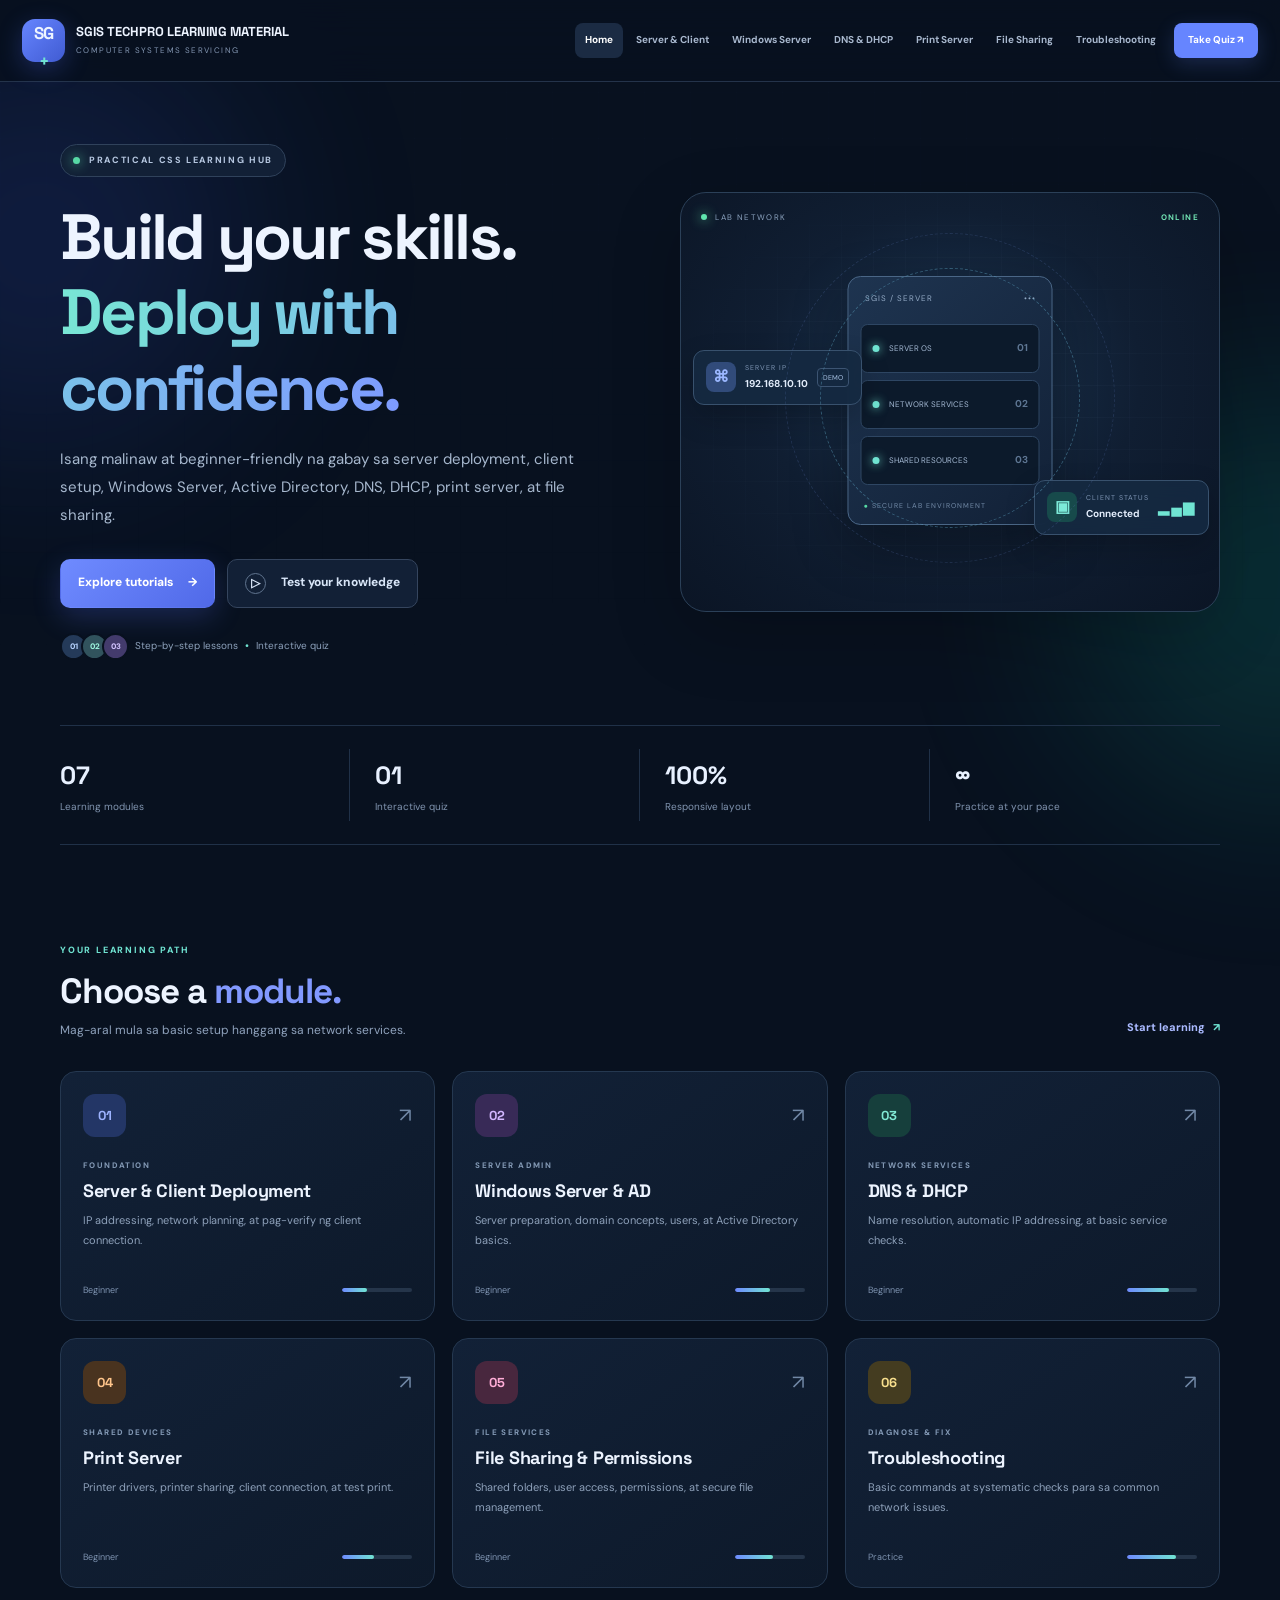
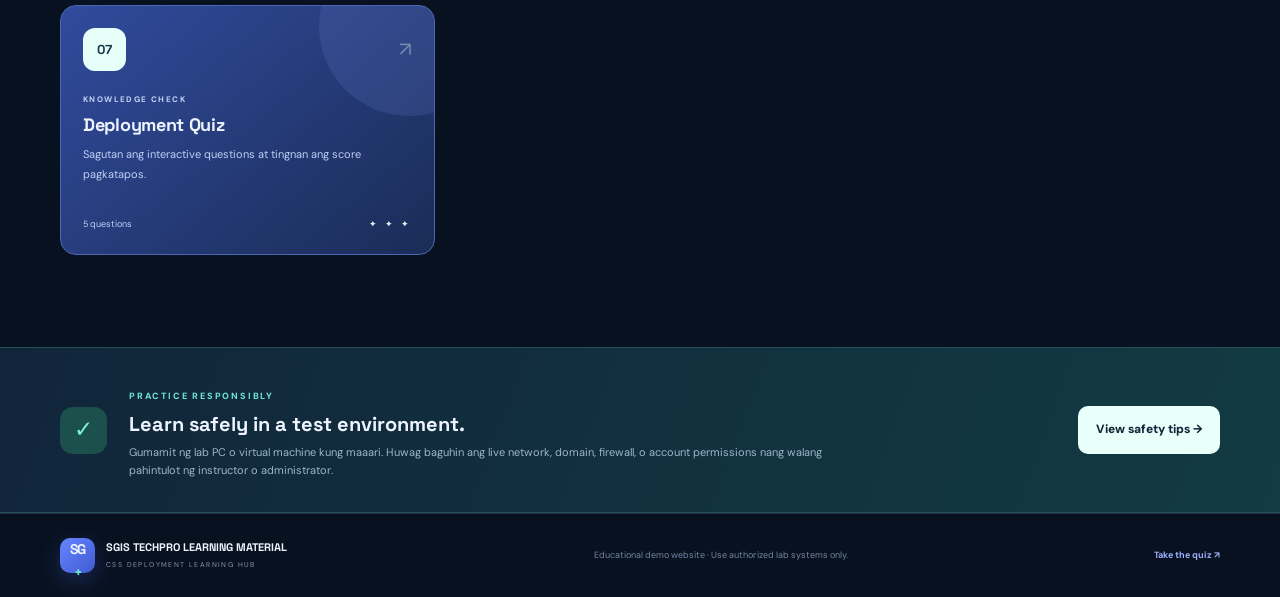
<file: index.html>
<!DOCTYPE html>
<html lang="tl"><head><meta charset="UTF-8"><meta name="viewport" content="width=device-width, initial-scale=1.0"><meta name="description" content="CSS deployment tutorials for Windows Server, client computers, Active Directory, DNS, DHCP, print server, file sharing, and troubleshooting."><title>SGIS TECHPRO LEARNING MATERIAL | CSS Deployment</title><link rel="stylesheet" href="style.css"></head>
<body>
<div class="ambient ambient-one"></div><div class="ambient ambient-two"></div>
<header class="topbar"><a class="brand" href="index.html"><span class="brand-mark">SG<span>+</span></span><span><b>SGIS TECHPRO LEARNING MATERIAL</b><small>COMPUTER SYSTEMS SERVICING</small></span></a><button class="menu-toggle" id="menuBtn" aria-label="Open menu">☰</button><nav id="nav"><a class="active" href="index.html">Home</a><a href="server-client.html">Server & Client</a><a href="windows-server.html">Windows Server</a><a href="network-services.html">DNS & DHCP</a><a href="print-server.html">Print Server</a><a href="file-sharing.html">File Sharing</a><a href="troubleshooting.html">Troubleshooting</a><a class="nav-quiz" href="quiz.html">Take Quiz ↗</a></nav></header>
<main>
<section class="hero wrap"><div class="hero-content"><div class="pill"><span class="pulse"></span> PRACTICAL CSS LEARNING HUB</div><h1>Build your skills.<br><span>Deploy with confidence.</span></h1><p class="hero-lead">Isang malinaw at beginner-friendly na gabay sa server deployment, client setup, Windows Server, Active Directory, DNS, DHCP, print server, at file sharing.</p><div class="hero-actions"><a class="btn btn-primary" href="server-client.html">Explore tutorials <span>→</span></a><a class="btn btn-ghost" href="quiz.html"><span class="play">▷</span> Test your knowledge</a></div><div class="hero-proof"><div class="avatar-stack"><span>01</span><span>02</span><span>03</span></div><span>Step-by-step lessons <b>•</b> Interactive quiz</span></div></div>
<div class="hero-visual"><div class="visual-grid"></div><div class="visual-label label-top"><span class="dot green"></span> LAB NETWORK <b>ONLINE</b></div><div class="server-tower"><div class="tower-top"><span>SGIS / SERVER</span><span>•••</span></div><div class="tower-slot"><i></i><span>SERVER OS</span><b>01</b></div><div class="tower-slot"><i></i><span>NETWORK SERVICES</span><b>02</b></div><div class="tower-slot"><i></i><span>SHARED RESOURCES</span><b>03</b></div><div class="tower-foot"><span>●</span> SECURE LAB ENVIRONMENT</div></div><div class="floating-card card-ip"><span class="mini-icon">⌘</span><div><small>SERVER IP</small><b>192.168.10.10</b></div><span class="status-tag">DEMO</span></div><div class="floating-card card-client"><span class="mini-icon cyan">▣</span><div><small>CLIENT STATUS</small><b>Connected</b></div><span class="signal">▂▄▆</span></div><div class="connection connection-a"></div><div class="connection connection-b"></div></div></section>
<section class="stats wrap"><div><strong>07</strong><span>Learning modules</span></div><div><strong>01</strong><span>Interactive quiz</span></div><div><strong>100%</strong><span>Responsive layout</span></div><div><strong>∞</strong><span>Practice at your pace</span></div></section>
<section class="section wrap"><div class="section-head"><div><span class="kicker">YOUR LEARNING PATH</span><h2>Choose a <span>module.</span></h2><p>Mag-aral mula sa basic setup hanggang sa network services.</p></div><a class="text-link" href="server-client.html">Start learning <span>↗</span></a></div>
<div class="module-grid">
<a class="module-card" href="server-client.html"><div class="module-top"><span class="module-icon blue">01</span><span class="arrow">↗</span></div><span class="module-type">FOUNDATION</span><h3>Server & Client Deployment</h3><p>IP addressing, network planning, at pag-verify ng client connection.</p><div class="module-bottom"><span>Beginner</span><span class="progress-line"><i style="width:35%"></i></span></div></a>
<a class="module-card" href="windows-server.html"><div class="module-top"><span class="module-icon violet">02</span><span class="arrow">↗</span></div><span class="module-type">SERVER ADMIN</span><h3>Windows Server & AD</h3><p>Server preparation, domain concepts, users, at Active Directory basics.</p><div class="module-bottom"><span>Beginner</span><span class="progress-line"><i style="width:50%"></i></span></div></a>
<a class="module-card" href="network-services.html"><div class="module-top"><span class="module-icon mint">03</span><span class="arrow">↗</span></div><span class="module-type">NETWORK SERVICES</span><h3>DNS & DHCP</h3><p>Name resolution, automatic IP addressing, at basic service checks.</p><div class="module-bottom"><span>Beginner</span><span class="progress-line"><i style="width:60%"></i></span></div></a>
<a class="module-card" href="print-server.html"><div class="module-top"><span class="module-icon orange">04</span><span class="arrow">↗</span></div><span class="module-type">SHARED DEVICES</span><h3>Print Server</h3><p>Printer drivers, printer sharing, client connection, at test print.</p><div class="module-bottom"><span>Beginner</span><span class="progress-line"><i style="width:45%"></i></span></div></a>
<a class="module-card" href="file-sharing.html"><div class="module-top"><span class="module-icon pink">05</span><span class="arrow">↗</span></div><span class="module-type">FILE SERVICES</span><h3>File Sharing & Permissions</h3><p>Shared folders, user access, permissions, at secure file management.</p><div class="module-bottom"><span>Beginner</span><span class="progress-line"><i style="width:55%"></i></span></div></a>
<a class="module-card" href="troubleshooting.html"><div class="module-top"><span class="module-icon gold">06</span><span class="arrow">↗</span></div><span class="module-type">DIAGNOSE & FIX</span><h3>Troubleshooting</h3><p>Basic commands at systematic checks para sa common network issues.</p><div class="module-bottom"><span>Practice</span><span class="progress-line"><i style="width:70%"></i></span></div></a>
<a class="module-card featured-card" href="quiz.html"><div class="module-top"><span class="module-icon white">07</span><span class="arrow">↗</span></div><span class="module-type">KNOWLEDGE CHECK</span><h3>Deployment Quiz</h3><p>Sagutan ang interactive questions at tingnan ang score pagkatapos.</p><div class="module-bottom"><span>5 questions</span><span class="quiz-stars">✦ ✦ ✦</span></div></a>
</div></section>
<section class="safety-band"><div class="wrap safety-inner"><div class="safety-symbol">✓</div><div><span class="kicker">PRACTICE RESPONSIBLY</span><h2>Learn safely in a test environment.</h2><p>Gumamit ng lab PC o virtual machine kung maaari. Huwag baguhin ang live network, domain, firewall, o account permissions nang walang pahintulot ng instructor o administrator.</p></div><a class="btn btn-light" href="troubleshooting.html">View safety tips →</a></div></section>
</main><footer class="footer"><a class="brand footer-brand" href="index.html"><span class="brand-mark">SG<span>+</span></span><span><b>SGIS TECHPRO LEARNING MATERIAL</b><small>CSS DEPLOYMENT LEARNING HUB</small></span></a><span>Educational demo website · Use authorized lab systems only.</span><a href="quiz.html">Take the quiz ↗</a></footer><script src="script.js"></script></body></html>
</file>
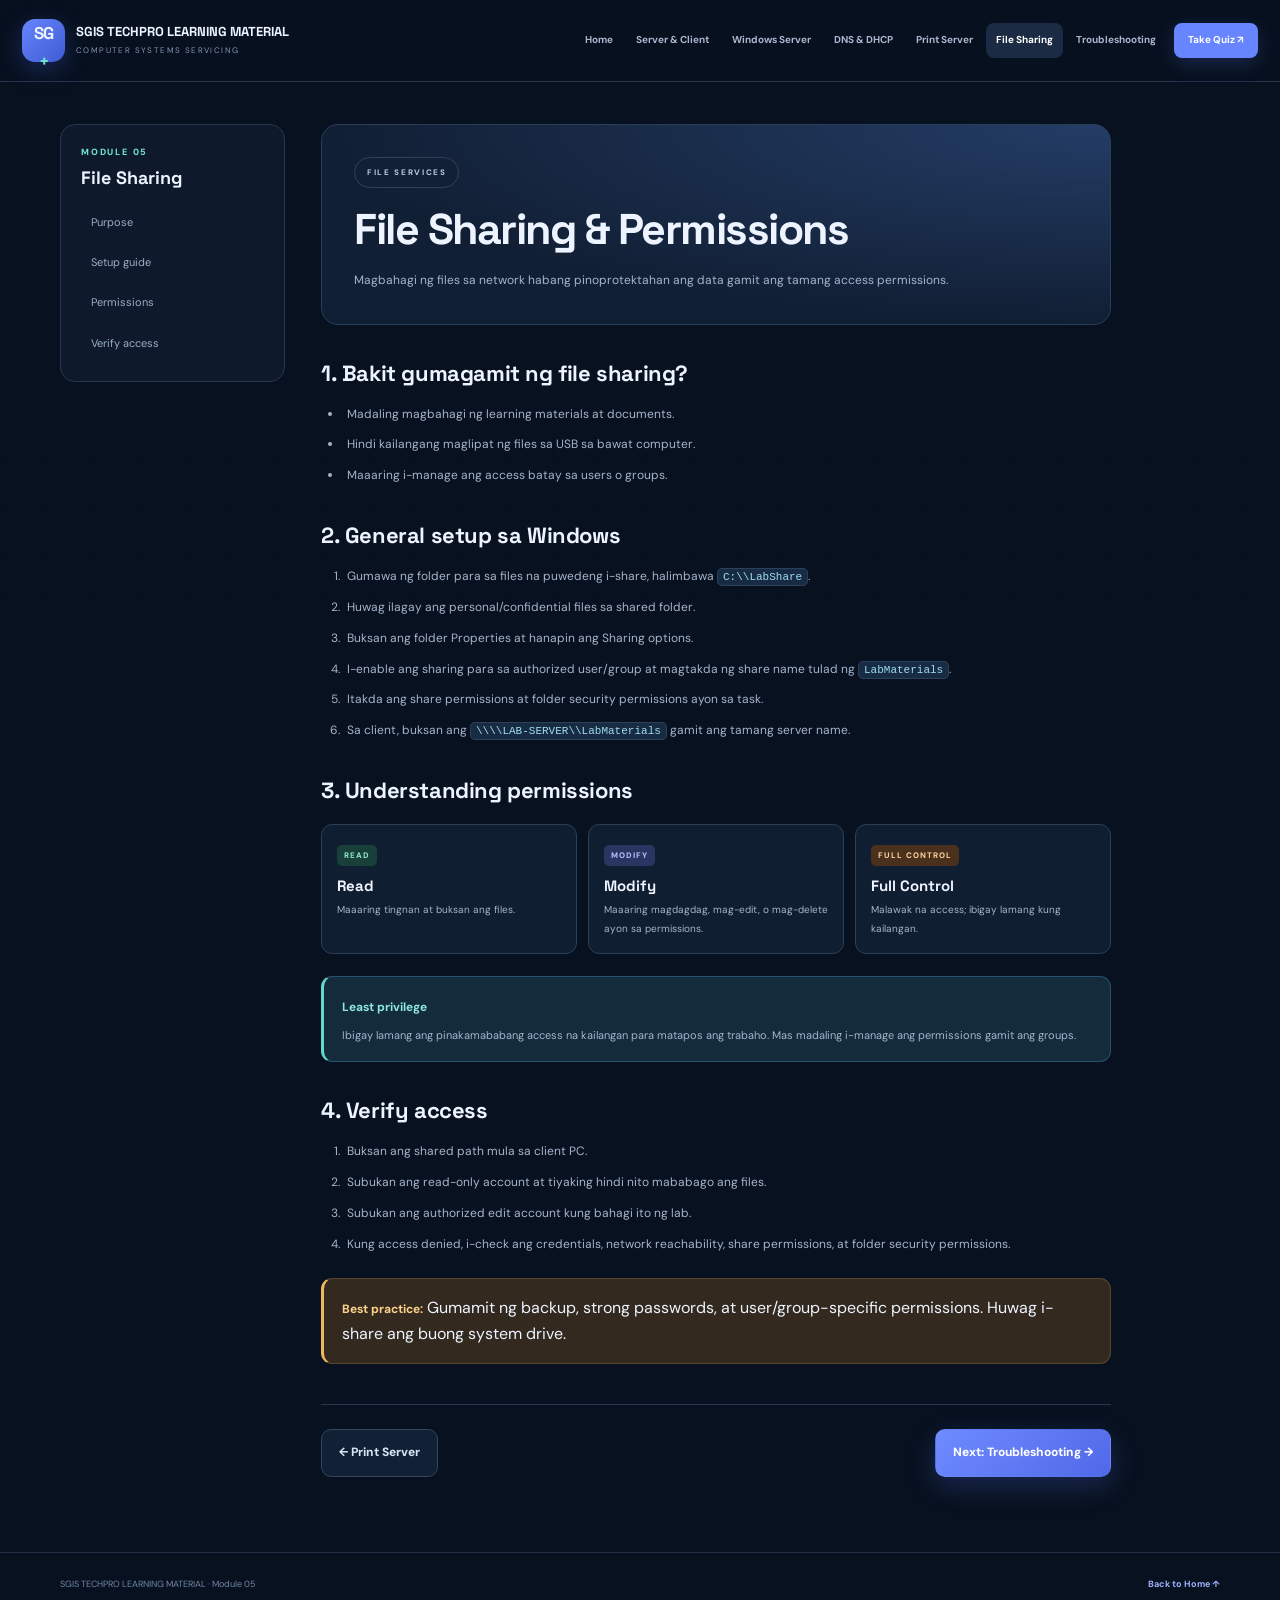
<file: file-sharing.html>
<!DOCTYPE html><html lang="tl"><head><meta charset="UTF-8"><meta name="viewport" content="width=device-width, initial-scale=1.0"><title>File Sharing | SGIS TECHPRO LEARNING MATERIAL</title><link rel="stylesheet" href="style.css"></head><body><header class="topbar"><a class="brand" href="index.html"><span class="brand-mark">SG<span>+</span></span><span><b>SGIS TECHPRO LEARNING MATERIAL</b><small>COMPUTER SYSTEMS SERVICING</small></span></a><button class="menu-toggle" id="menuBtn">☰</button><nav id="nav"><a href="index.html">Home</a><a href="server-client.html">Server & Client</a><a href="windows-server.html">Windows Server</a><a href="network-services.html">DNS & DHCP</a><a href="print-server.html">Print Server</a><a class="active" href="file-sharing.html">File Sharing</a><a href="troubleshooting.html">Troubleshooting</a><a class="nav-quiz" href="quiz.html">Take Quiz ↗</a></nav></header><main class="lesson-layout wrap"><aside class="lesson-sidebar"><span class="kicker">MODULE 05</span><h3>File Sharing</h3><a href="#purpose">Purpose</a><a href="#setup">Setup guide</a><a href="#permissions">Permissions</a><a href="#test">Verify access</a></aside><article class="lesson-content"><div class="lesson-hero"><span class="pill">FILE SERVICES</span><h1>File Sharing & Permissions</h1><p>Magbahagi ng files sa network habang pinoprotektahan ang data gamit ang tamang access permissions.</p></div><h2 id="purpose">1. Bakit gumagamit ng file sharing?</h2><ul><li>Madaling magbahagi ng learning materials at documents.</li><li>Hindi kailangang maglipat ng files sa USB sa bawat computer.</li><li>Maaaring i-manage ang access batay sa users o groups.</li></ul><h2 id="setup">2. General setup sa Windows</h2><ol><li>Gumawa ng folder para sa files na puwedeng i-share, halimbawa <code>C:\\LabShare</code>.</li><li>Huwag ilagay ang personal/confidential files sa shared folder.</li><li>Buksan ang folder Properties at hanapin ang Sharing options.</li><li>I-enable ang sharing para sa authorized user/group at magtakda ng share name tulad ng <code>LabMaterials</code>.</li><li>Itakda ang share permissions at folder security permissions ayon sa task.</li><li>Sa client, buksan ang <code>\\\\LAB-SERVER\\LabMaterials</code> gamit ang tamang server name.</li></ol><h2 id="permissions">3. Understanding permissions</h2><div class="permission-grid"><div><span class="permission-tag read">READ</span><h3>Read</h3><p>Maaaring tingnan at buksan ang files.</p></div><div><span class="permission-tag modify">MODIFY</span><h3>Modify</h3><p>Maaaring magdagdag, mag-edit, o mag-delete ayon sa permissions.</p></div><div><span class="permission-tag full">FULL CONTROL</span><h3>Full Control</h3><p>Malawak na access; ibigay lamang kung kailangan.</p></div></div><div class="notice"><b>Least privilege</b><p>Ibigay lamang ang pinakamababang access na kailangan para matapos ang trabaho. Mas madaling i-manage ang permissions gamit ang groups.</p></div><h2 id="test">4. Verify access</h2><ol><li>Buksan ang shared path mula sa client PC.</li><li>Subukan ang read-only account at tiyaking hindi nito mababago ang files.</li><li>Subukan ang authorized edit account kung bahagi ito ng lab.</li><li>Kung access denied, i-check ang credentials, network reachability, share permissions, at folder security permissions.</li></ol><div class="warning"><b>Best practice:</b> Gumamit ng backup, strong passwords, at user/group-specific permissions. Huwag i-share ang buong system drive.</div><div class="lesson-nav"><a class="btn btn-ghost" href="print-server.html">← Print Server</a><a class="btn btn-primary" href="troubleshooting.html">Next: Troubleshooting →</a></div></article></main><footer class="footer"><span>SGIS TECHPRO LEARNING MATERIAL · Module 05</span><a href="index.html">Back to Home ↑</a></footer><script src="script.js"></script></body></html>
</file>
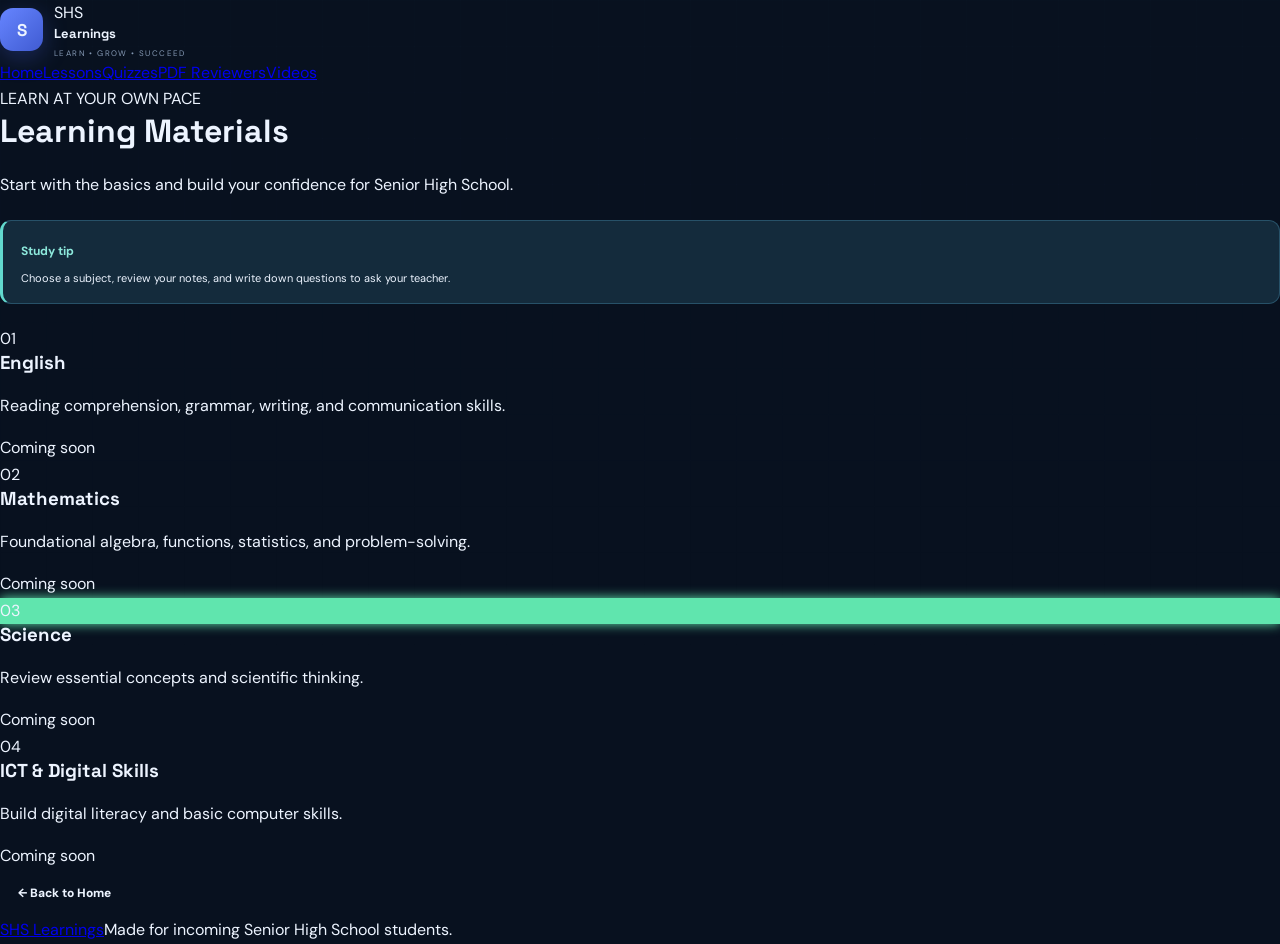
<file: lessons.html>
<!doctype html><html lang="en"><head><meta charset="utf-8"><meta name="viewport" content="width=device-width, initial-scale=1"><title>Lessons | SHS Learnings</title><link rel="stylesheet" href="style.css"></head><body>
<header class="site-header"><a class="brand" href="index.html"><span class="brand-mark">S</span><span>SHS <b>Learnings</b><small>LEARN • GROW • SUCCEED</small></span></a><button class="menu-toggle" aria-label="Toggle navigation" aria-expanded="false">☰</button><nav class="nav"><a href="index.html">Home</a><a class="active" href="lessons.html">Lessons</a><a href="quizzes.html">Quizzes</a><a href="reviewers.html">PDF Reviewers</a><a href="videos.html">Videos</a></nav></header>
<main class="page-main"><span class="eyebrow">LEARN AT YOUR OWN PACE</span><h1>Learning Materials</h1><p class="page-intro">Start with the basics and build your confidence for Senior High School.</p><div class="notice"><b>Study tip</b><p>Choose a subject, review your notes, and write down questions to ask your teacher.</p></div><div class="cards"><article class="resource-card"><div class="card-icon blue">01</div><h3>English</h3><p>Reading comprehension, grammar, writing, and communication skills.</p><span class="tag">Coming soon</span></article><article class="resource-card"><div class="card-icon purple">02</div><h3>Mathematics</h3><p>Foundational algebra, functions, statistics, and problem-solving.</p><span class="tag">Coming soon</span></article><article class="resource-card"><div class="card-icon green">03</div><h3>Science</h3><p>Review essential concepts and scientific thinking.</p><span class="tag">Coming soon</span></article><article class="resource-card"><div class="card-icon orange">04</div><h3>ICT & Digital Skills</h3><p>Build digital literacy and basic computer skills.</p><span class="tag">Coming soon</span></article></div><a class="btn secondary back-btn" href="index.html">← Back to Home</a></main><footer><a class="footer-brand" href="index.html">SHS Learnings</a><span>Made for incoming Senior High School students.</span></footer><script src="main.js"></script></body></html>
</file>
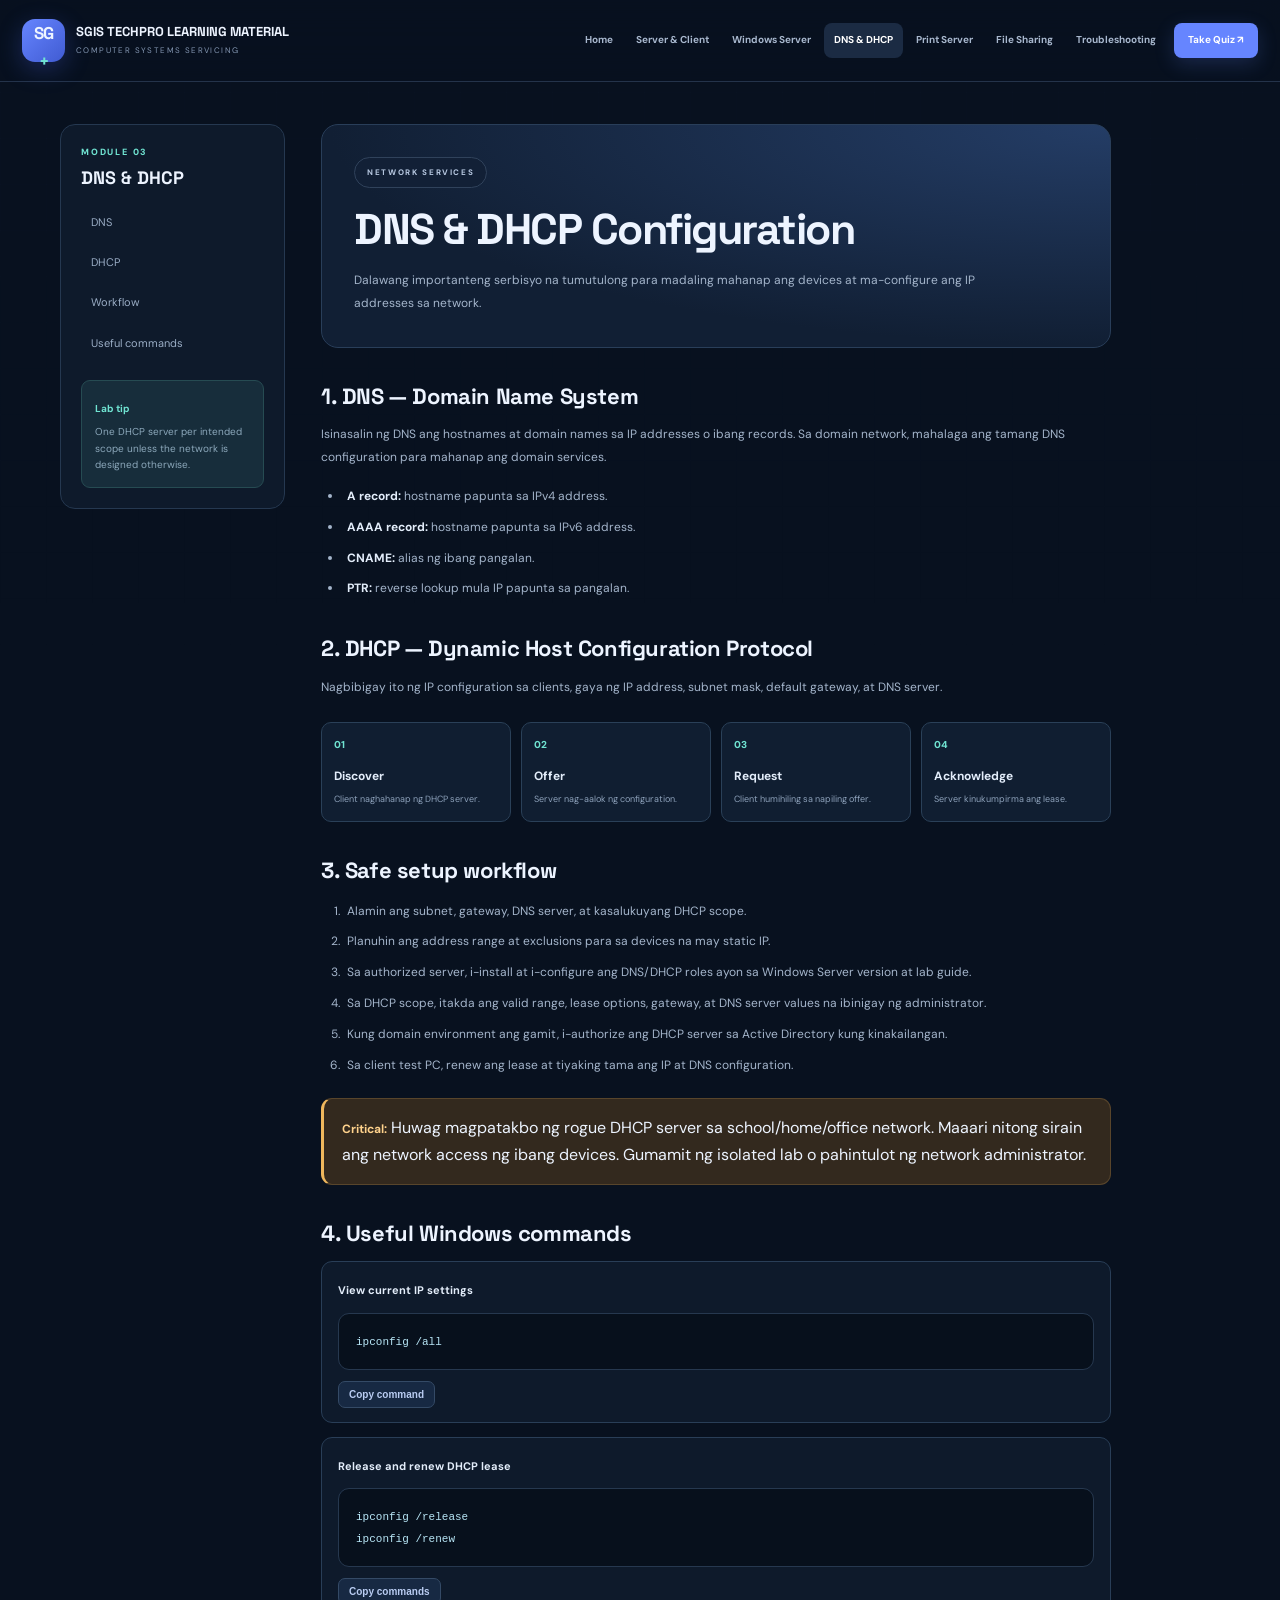
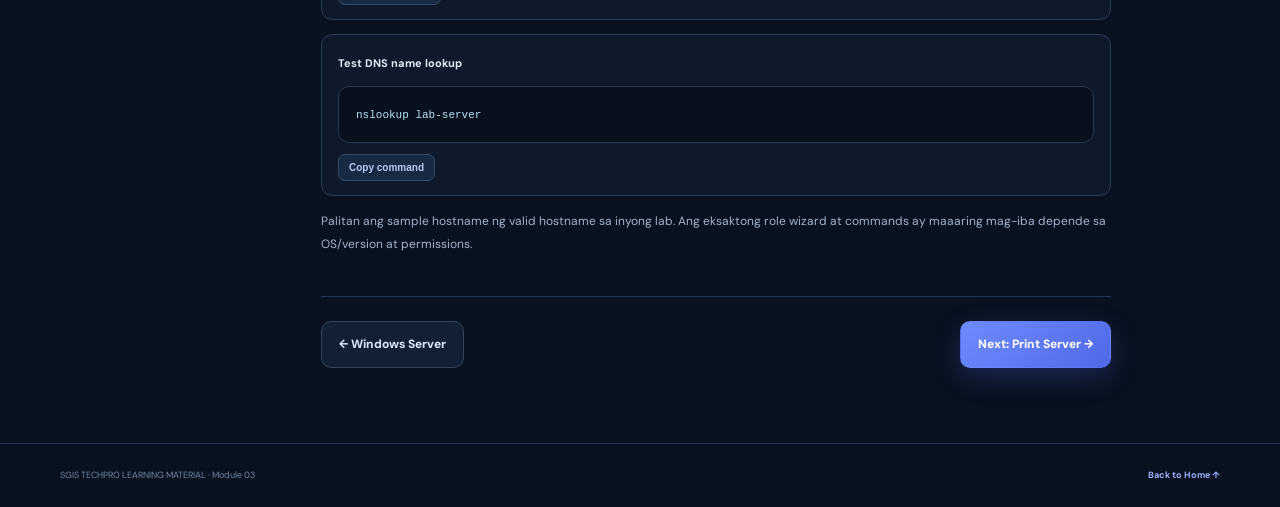
<file: network-services.html>
<!DOCTYPE html><html lang="tl"><head><meta charset="UTF-8"><meta name="viewport" content="width=device-width, initial-scale=1.0"><title>DNS & DHCP | SGIS TECHPRO LEARNING MATERIAL</title><link rel="stylesheet" href="style.css"></head><body><header class="topbar"><a class="brand" href="index.html"><span class="brand-mark">SG<span>+</span></span><span><b>SGIS TECHPRO LEARNING MATERIAL</b><small>COMPUTER SYSTEMS SERVICING</small></span></a><button class="menu-toggle" id="menuBtn">☰</button><nav id="nav"><a href="index.html">Home</a><a href="server-client.html">Server & Client</a><a href="windows-server.html">Windows Server</a><a class="active" href="network-services.html">DNS & DHCP</a><a href="print-server.html">Print Server</a><a href="file-sharing.html">File Sharing</a><a href="troubleshooting.html">Troubleshooting</a><a class="nav-quiz" href="quiz.html">Take Quiz ↗</a></nav></header><main class="lesson-layout wrap"><aside class="lesson-sidebar"><span class="kicker">MODULE 03</span><h3>DNS & DHCP</h3><a href="#dns">DNS</a><a href="#dhcp">DHCP</a><a href="#workflow">Workflow</a><a href="#commands">Useful commands</a><div class="sidebar-tip"><b>Lab tip</b><p>One DHCP server per intended scope unless the network is designed otherwise.</p></div></aside><article class="lesson-content"><div class="lesson-hero"><span class="pill">NETWORK SERVICES</span><h1>DNS & DHCP Configuration</h1><p>Dalawang importanteng serbisyo na tumutulong para madaling mahanap ang devices at ma-configure ang IP addresses sa network.</p></div><h2 id="dns">1. DNS — Domain Name System</h2><p>Isinasalin ng DNS ang hostnames at domain names sa IP addresses o ibang records. Sa domain network, mahalaga ang tamang DNS configuration para mahanap ang domain services.</p><ul><li><b>A record:</b> hostname papunta sa IPv4 address.</li><li><b>AAAA record:</b> hostname papunta sa IPv6 address.</li><li><b>CNAME:</b> alias ng ibang pangalan.</li><li><b>PTR:</b> reverse lookup mula IP papunta sa pangalan.</li></ul><h2 id="dhcp">2. DHCP — Dynamic Host Configuration Protocol</h2><p>Nagbibigay ito ng IP configuration sa clients, gaya ng IP address, subnet mask, default gateway, at DNS server.</p><div class="flow-grid"><div><span>01</span><b>Discover</b><small>Client naghahanap ng DHCP server.</small></div><div><span>02</span><b>Offer</b><small>Server nag-aalok ng configuration.</small></div><div><span>03</span><b>Request</b><small>Client humihiling sa napiling offer.</small></div><div><span>04</span><b>Acknowledge</b><small>Server kinukumpirma ang lease.</small></div></div><h2 id="workflow">3. Safe setup workflow</h2><ol><li>Alamin ang subnet, gateway, DNS server, at kasalukuyang DHCP scope.</li><li>Planuhin ang address range at exclusions para sa devices na may static IP.</li><li>Sa authorized server, i-install at i-configure ang DNS/DHCP roles ayon sa Windows Server version at lab guide.</li><li>Sa DHCP scope, itakda ang valid range, lease options, gateway, at DNS server values na ibinigay ng administrator.</li><li>Kung domain environment ang gamit, i-authorize ang DHCP server sa Active Directory kung kinakailangan.</li><li>Sa client test PC, renew ang lease at tiyaking tama ang IP at DNS configuration.</li></ol><div class="warning"><b>Critical:</b> Huwag magpatakbo ng rogue DHCP server sa school/home/office network. Maaari nitong sirain ang network access ng ibang devices. Gumamit ng isolated lab o pahintulot ng network administrator.</div><h2 id="commands">4. Useful Windows commands</h2><div class="command"><b>View current IP settings</b><pre><code>ipconfig /all</code></pre><button class="copy-btn" data-copy="ipconfig /all">Copy command</button></div><div class="command"><b>Release and renew DHCP lease</b><pre><code>ipconfig /release
ipconfig /renew</code></pre><button class="copy-btn" data-copy="ipconfig /release&#10;ipconfig /renew">Copy commands</button></div><div class="command"><b>Test DNS name lookup</b><pre><code>nslookup lab-server</code></pre><button class="copy-btn" data-copy="nslookup lab-server">Copy command</button></div><p>Palitan ang sample hostname ng valid hostname sa inyong lab. Ang eksaktong role wizard at commands ay maaaring mag-iba depende sa OS/version at permissions.</p><div class="lesson-nav"><a class="btn btn-ghost" href="windows-server.html">← Windows Server</a><a class="btn btn-primary" href="print-server.html">Next: Print Server →</a></div></article></main><footer class="footer"><span>SGIS TECHPRO LEARNING MATERIAL · Module 03</span><a href="index.html">Back to Home ↑</a></footer><script src="script.js"></script></body></html>
</file>
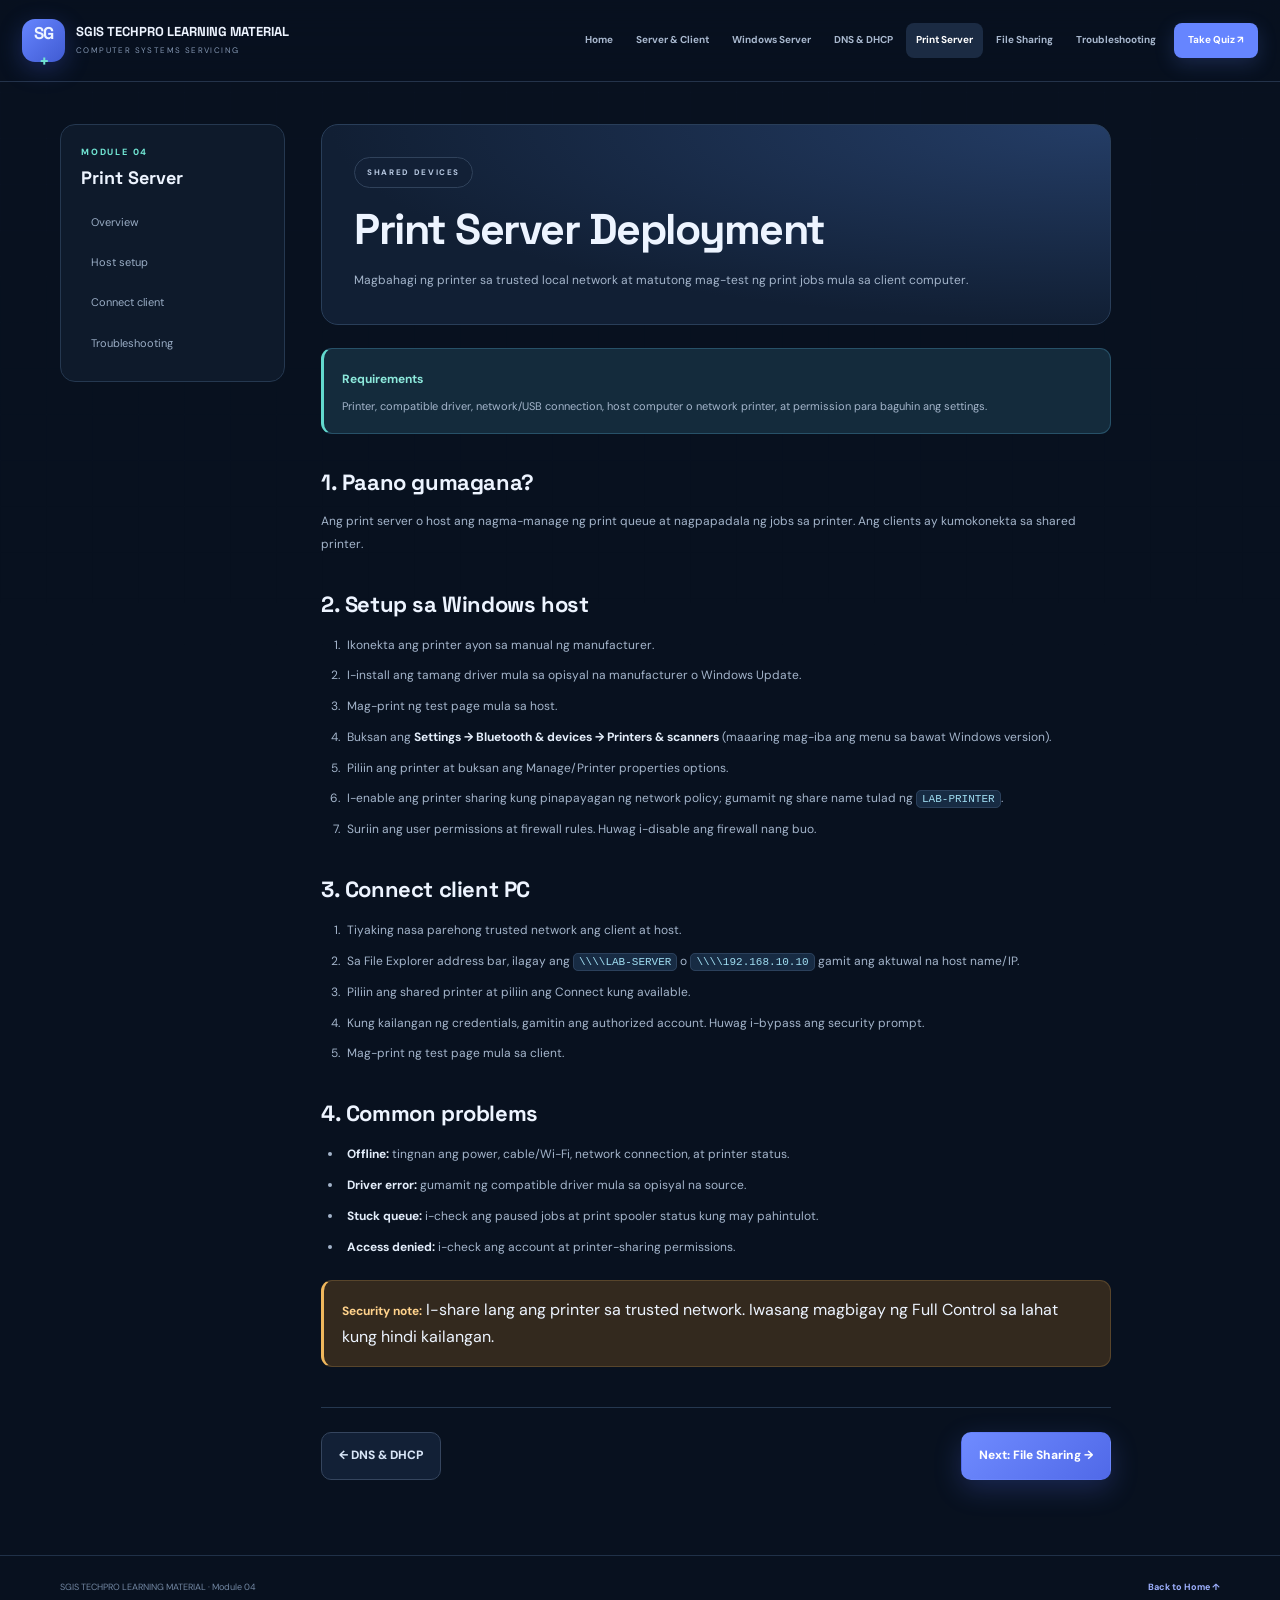
<file: print-server.html>
<!DOCTYPE html><html lang="tl"><head><meta charset="UTF-8"><meta name="viewport" content="width=device-width, initial-scale=1.0"><title>Print Server | SGIS TECHPRO LEARNING MATERIAL</title><link rel="stylesheet" href="style.css"></head><body><header class="topbar"><a class="brand" href="index.html"><span class="brand-mark">SG<span>+</span></span><span><b>SGIS TECHPRO LEARNING MATERIAL</b><small>COMPUTER SYSTEMS SERVICING</small></span></a><button class="menu-toggle" id="menuBtn">☰</button><nav id="nav"><a href="index.html">Home</a><a href="server-client.html">Server & Client</a><a href="windows-server.html">Windows Server</a><a href="network-services.html">DNS & DHCP</a><a class="active" href="print-server.html">Print Server</a><a href="file-sharing.html">File Sharing</a><a href="troubleshooting.html">Troubleshooting</a><a class="nav-quiz" href="quiz.html">Take Quiz ↗</a></nav></header><main class="lesson-layout wrap"><aside class="lesson-sidebar"><span class="kicker">MODULE 04</span><h3>Print Server</h3><a href="#overview">Overview</a><a href="#host">Host setup</a><a href="#client">Connect client</a><a href="#troubleshoot">Troubleshooting</a></aside><article class="lesson-content"><div class="lesson-hero"><span class="pill">SHARED DEVICES</span><h1>Print Server Deployment</h1><p>Magbahagi ng printer sa trusted local network at matutong mag-test ng print jobs mula sa client computer.</p></div><div class="notice"><b>Requirements</b><p>Printer, compatible driver, network/USB connection, host computer o network printer, at permission para baguhin ang settings.</p></div><h2 id="overview">1. Paano gumagana?</h2><p>Ang print server o host ang nagma-manage ng print queue at nagpapadala ng jobs sa printer. Ang clients ay kumokonekta sa shared printer.</p><h2 id="host">2. Setup sa Windows host</h2><ol><li>Ikonekta ang printer ayon sa manual ng manufacturer.</li><li>I-install ang tamang driver mula sa opisyal na manufacturer o Windows Update.</li><li>Mag-print ng test page mula sa host.</li><li>Buksan ang <b>Settings → Bluetooth & devices → Printers & scanners</b> (maaaring mag-iba ang menu sa bawat Windows version).</li><li>Piliin ang printer at buksan ang Manage/Printer properties options.</li><li>I-enable ang printer sharing kung pinapayagan ng network policy; gumamit ng share name tulad ng <code>LAB-PRINTER</code>.</li><li>Suriin ang user permissions at firewall rules. Huwag i-disable ang firewall nang buo.</li></ol><h2 id="client">3. Connect client PC</h2><ol><li>Tiyaking nasa parehong trusted network ang client at host.</li><li>Sa File Explorer address bar, ilagay ang <code>\\\\LAB-SERVER</code> o <code>\\\\192.168.10.10</code> gamit ang aktuwal na host name/IP.</li><li>Piliin ang shared printer at piliin ang Connect kung available.</li><li>Kung kailangan ng credentials, gamitin ang authorized account. Huwag i-bypass ang security prompt.</li><li>Mag-print ng test page mula sa client.</li></ol><h2 id="troubleshoot">4. Common problems</h2><ul><li><b>Offline:</b> tingnan ang power, cable/Wi-Fi, network connection, at printer status.</li><li><b>Driver error:</b> gumamit ng compatible driver mula sa opisyal na source.</li><li><b>Stuck queue:</b> i-check ang paused jobs at print spooler status kung may pahintulot.</li><li><b>Access denied:</b> i-check ang account at printer-sharing permissions.</li></ul><div class="warning"><b>Security note:</b> I-share lang ang printer sa trusted network. Iwasang magbigay ng Full Control sa lahat kung hindi kailangan.</div><div class="lesson-nav"><a class="btn btn-ghost" href="network-services.html">← DNS & DHCP</a><a class="btn btn-primary" href="file-sharing.html">Next: File Sharing →</a></div></article></main><footer class="footer"><span>SGIS TECHPRO LEARNING MATERIAL · Module 04</span><a href="index.html">Back to Home ↑</a></footer><script src="script.js"></script></body></html>
</file>
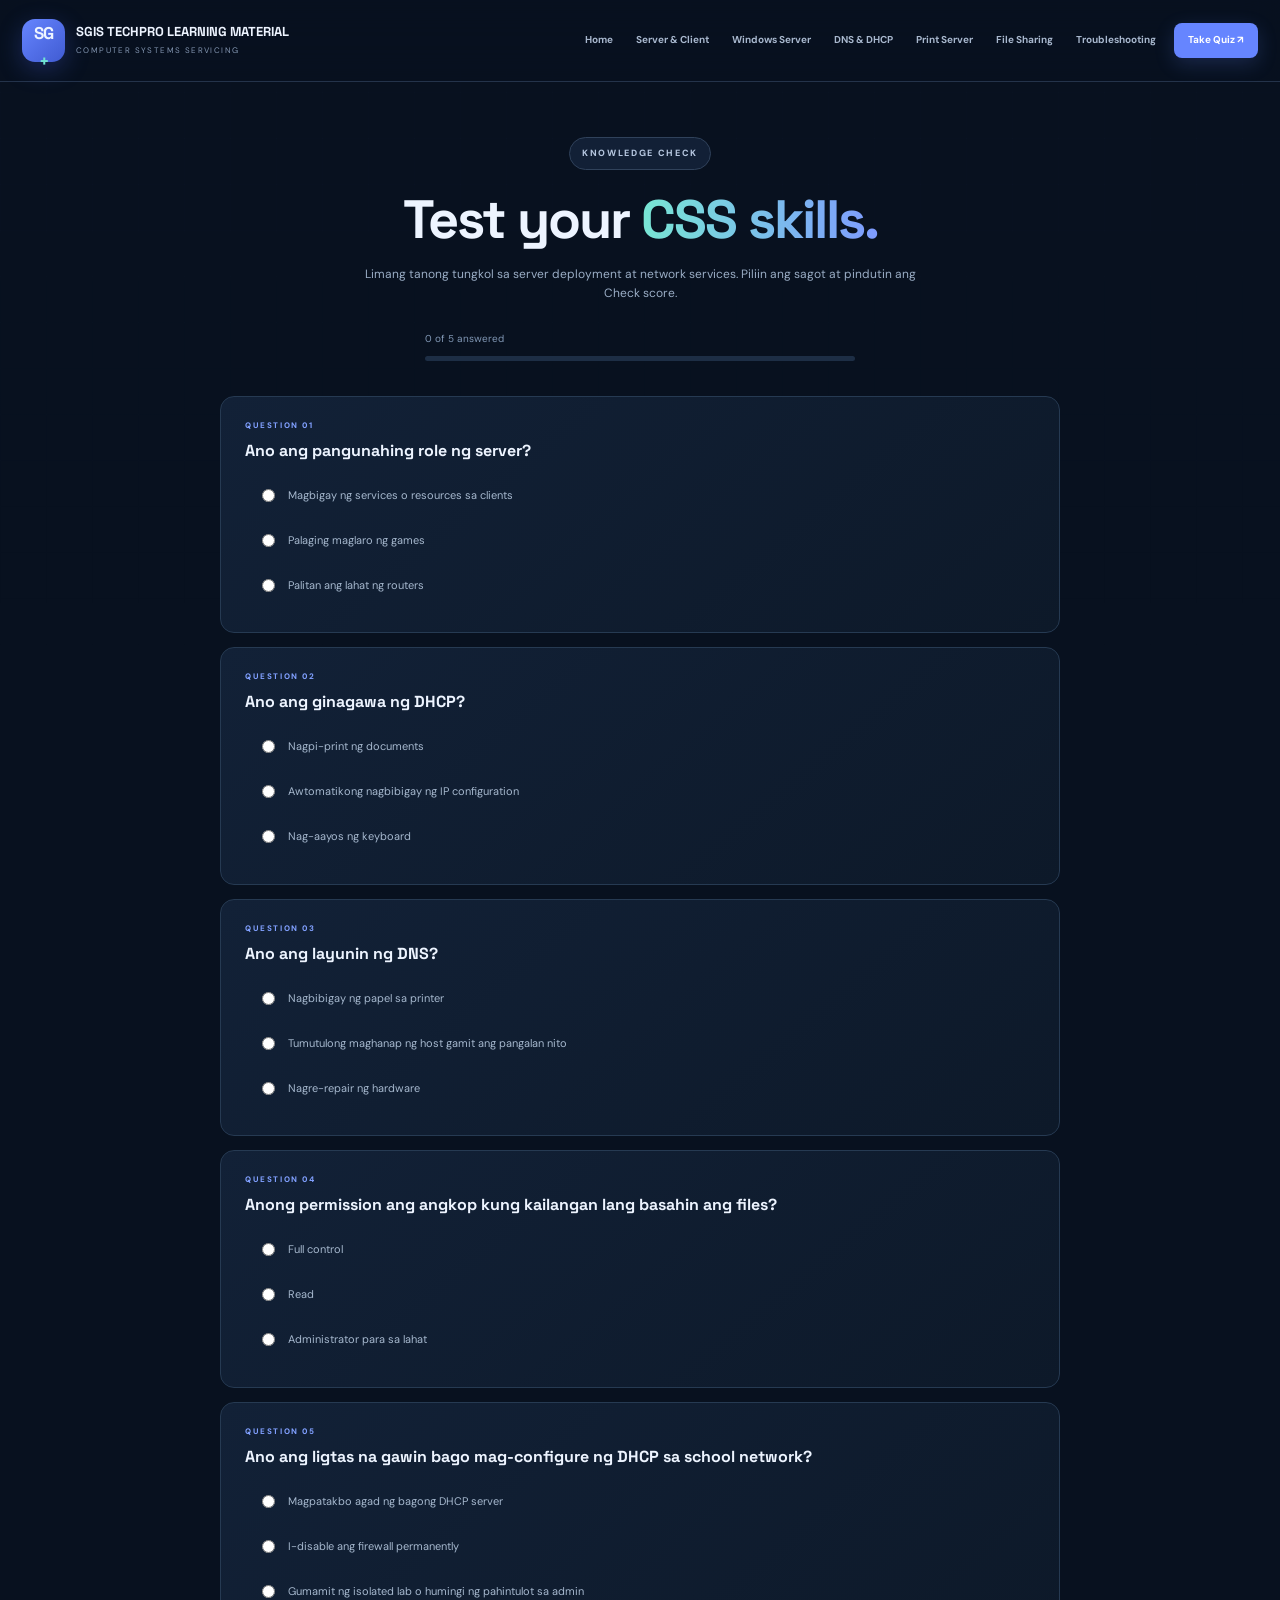
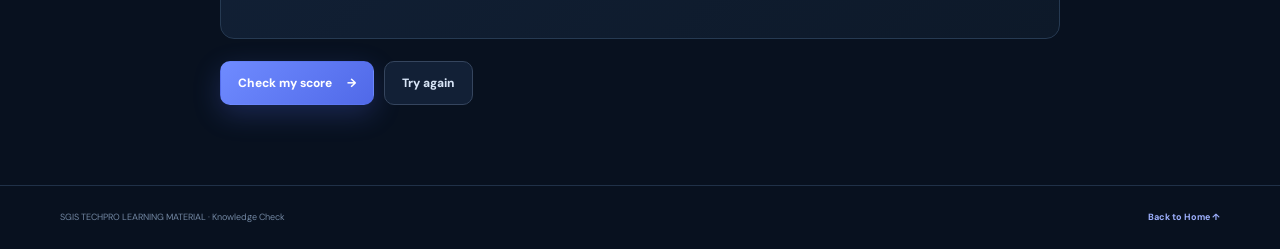
<file: quiz.html>
<!DOCTYPE html><html lang="tl"><head><meta charset="UTF-8"><meta name="viewport" content="width=device-width, initial-scale=1.0"><title>Deployment Quiz | SGIS TECHPRO LEARNING MATERIAL</title><link rel="stylesheet" href="style.css"></head><body><header class="topbar"><a class="brand" href="index.html"><span class="brand-mark">SG<span>+</span></span><span><b>SGIS TECHPRO LEARNING MATERIAL</b><small>COMPUTER SYSTEMS SERVICING</small></span></a><button class="menu-toggle" id="menuBtn">☰</button><nav id="nav"><a href="index.html">Home</a><a href="server-client.html">Server & Client</a><a href="windows-server.html">Windows Server</a><a href="network-services.html">DNS & DHCP</a><a href="print-server.html">Print Server</a><a href="file-sharing.html">File Sharing</a><a href="troubleshooting.html">Troubleshooting</a><a class="nav-quiz active" href="quiz.html">Take Quiz ↗</a></nav></header><main class="quiz-wrap wrap"><div class="quiz-heading"><span class="pill">KNOWLEDGE CHECK</span><h1>Test your <span>CSS skills.</span></h1><p>Limang tanong tungkol sa server deployment at network services. Piliin ang sagot at pindutin ang Check score.</p><div class="quiz-progress"><span id="progressText">0 of 5 answered</span><div class="progress-track"><i id="progressBar"></i></div></div></div><form id="quizForm"><div class="question"><div class="question-num">QUESTION 01</div><h3>Ano ang pangunahing role ng server?</h3><label><input type="radio" name="q1" value="a"> Magbigay ng services o resources sa clients</label><label><input type="radio" name="q1" value="b"> Palaging maglaro ng games</label><label><input type="radio" name="q1" value="c"> Palitan ang lahat ng routers</label></div><div class="question"><div class="question-num">QUESTION 02</div><h3>Ano ang ginagawa ng DHCP?</h3><label><input type="radio" name="q2" value="a"> Nagpi-print ng documents</label><label><input type="radio" name="q2" value="b"> Awtomatikong nagbibigay ng IP configuration</label><label><input type="radio" name="q2" value="c"> Nag-aayos ng keyboard</label></div><div class="question"><div class="question-num">QUESTION 03</div><h3>Ano ang layunin ng DNS?</h3><label><input type="radio" name="q3" value="a"> Nagbibigay ng papel sa printer</label><label><input type="radio" name="q3" value="b"> Tumutulong maghanap ng host gamit ang pangalan nito</label><label><input type="radio" name="q3" value="c"> Nagre-repair ng hardware</label></div><div class="question"><div class="question-num">QUESTION 04</div><h3>Anong permission ang angkop kung kailangan lang basahin ang files?</h3><label><input type="radio" name="q4" value="a"> Full control</label><label><input type="radio" name="q4" value="b"> Read</label><label><input type="radio" name="q4" value="c"> Administrator para sa lahat</label></div><div class="question"><div class="question-num">QUESTION 05</div><h3>Ano ang ligtas na gawin bago mag-configure ng DHCP sa school network?</h3><label><input type="radio" name="q5" value="a"> Magpatakbo agad ng bagong DHCP server</label><label><input type="radio" name="q5" value="b"> I-disable ang firewall permanently</label><label><input type="radio" name="q5" value="c"> Gumamit ng isolated lab o humingi ng pahintulot sa admin</label></div><div class="quiz-actions"><button class="btn btn-primary" type="submit">Check my score <span>→</span></button><button class="btn btn-ghost" type="reset" id="resetQuiz">Try again</button></div><div id="result" class="result" aria-live="polite"></div></form></main><footer class="footer"><span>SGIS TECHPRO LEARNING MATERIAL · Knowledge Check</span><a href="index.html">Back to Home ↑</a></footer><script src="script.js"></script></body></html>
</file>
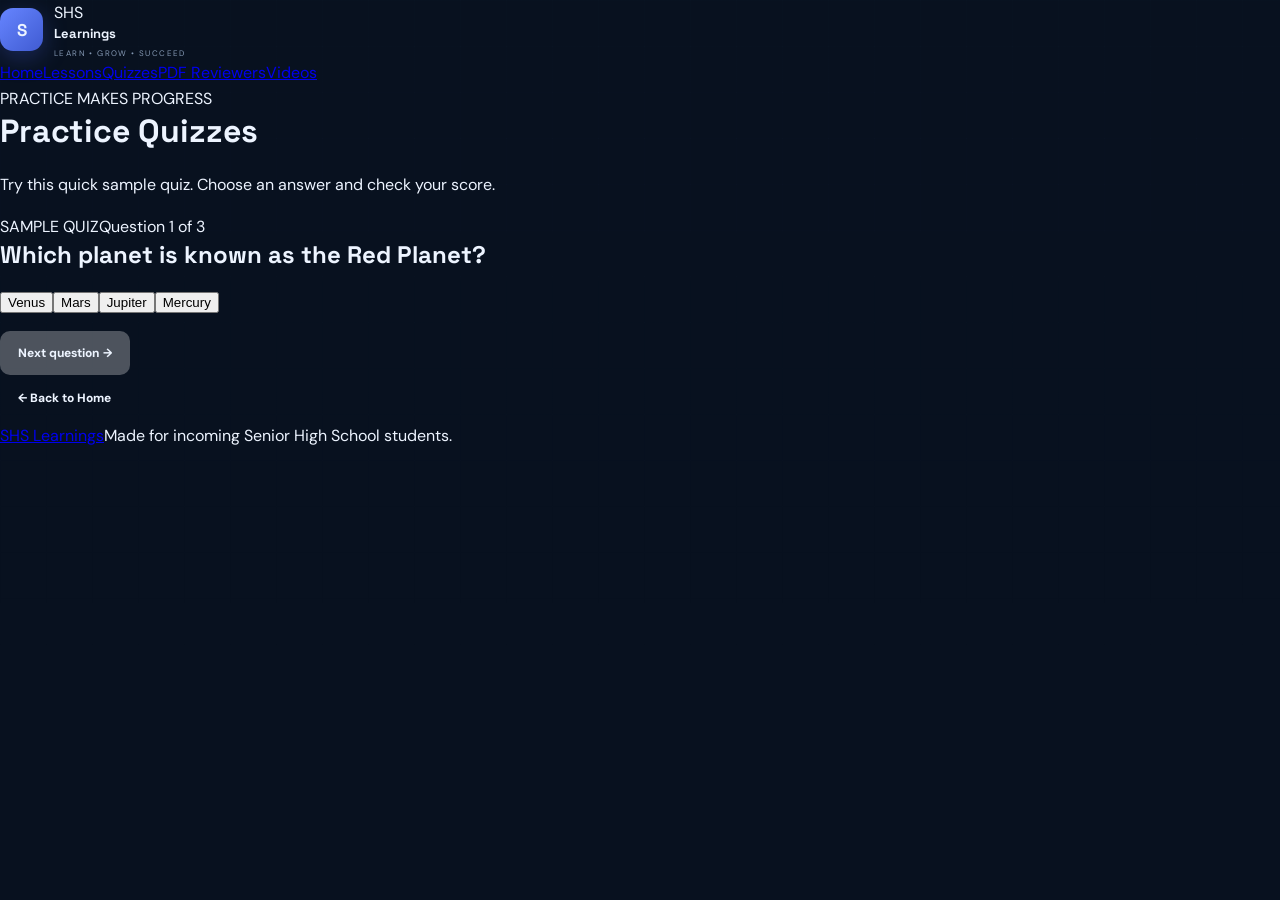
<file: quizzes.html>
<!doctype html><html lang="en"><head><meta charset="utf-8"><meta name="viewport" content="width=device-width, initial-scale=1"><title>Quizzes | SHS Learnings</title><link rel="stylesheet" href="style.css"></head><body><header class="site-header"><a class="brand" href="index.html"><span class="brand-mark">S</span><span>SHS <b>Learnings</b><small>LEARN • GROW • SUCCEED</small></span></a><button class="menu-toggle" aria-label="Toggle navigation" aria-expanded="false">☰</button><nav class="nav"><a href="index.html">Home</a><a href="lessons.html">Lessons</a><a class="active" href="quizzes.html">Quizzes</a><a href="reviewers.html">PDF Reviewers</a><a href="videos.html">Videos</a></nav></header><main class="page-main"><span class="eyebrow">PRACTICE MAKES PROGRESS</span><h1>Practice Quizzes</h1><p class="page-intro">Try this quick sample quiz. Choose an answer and check your score.</p><section class="quiz-box"><div class="quiz-top"><span class="tag">SAMPLE QUIZ</span><span id="progress">Question 1 of 3</span></div><h2 id="question">Which planet is known as the Red Planet?</h2><div id="answers" class="answers"></div><p id="feedback" class="feedback" aria-live="polite"></p><button id="next" class="btn primary" disabled>Next question →</button></section><a class="btn secondary back-btn" href="index.html">← Back to Home</a></main><footer><a class="footer-brand" href="index.html">SHS Learnings</a><span>Made for incoming Senior High School students.</span></footer><script src="main.js"></script></body></html>
</file>
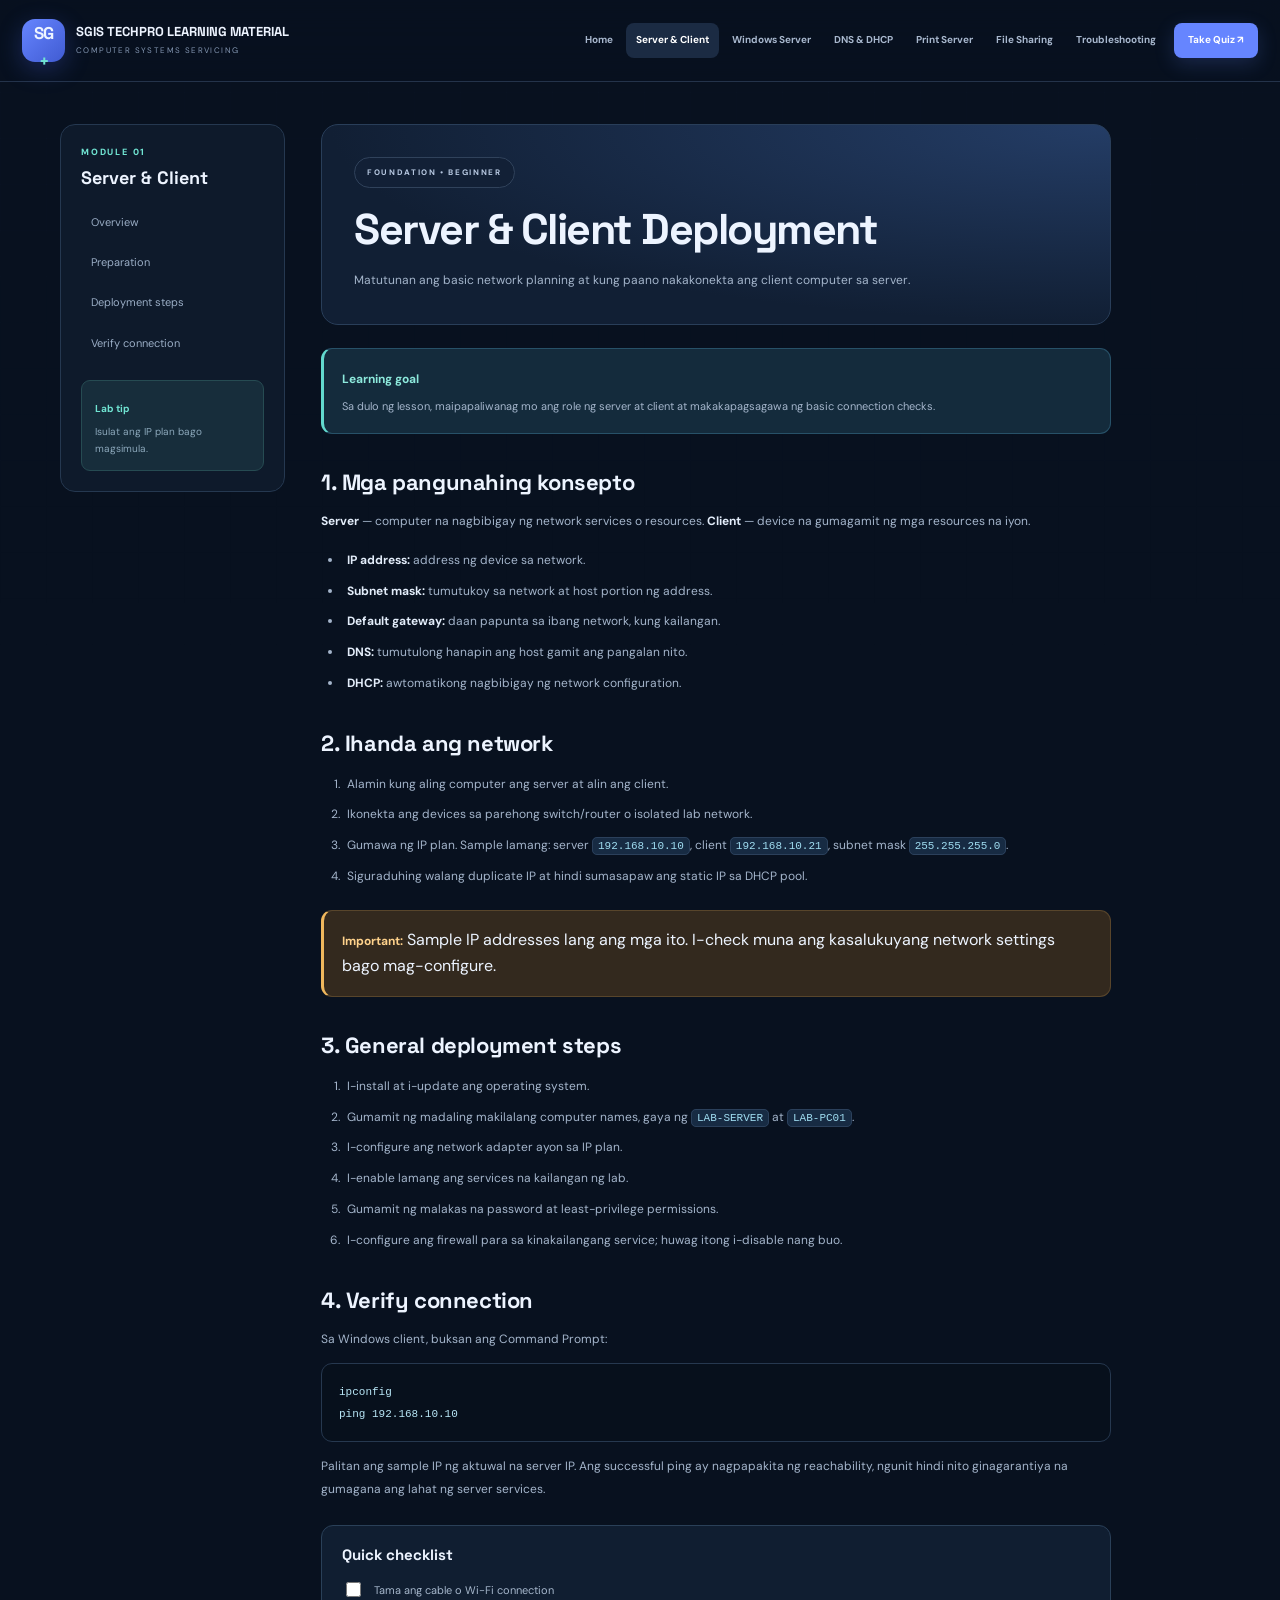
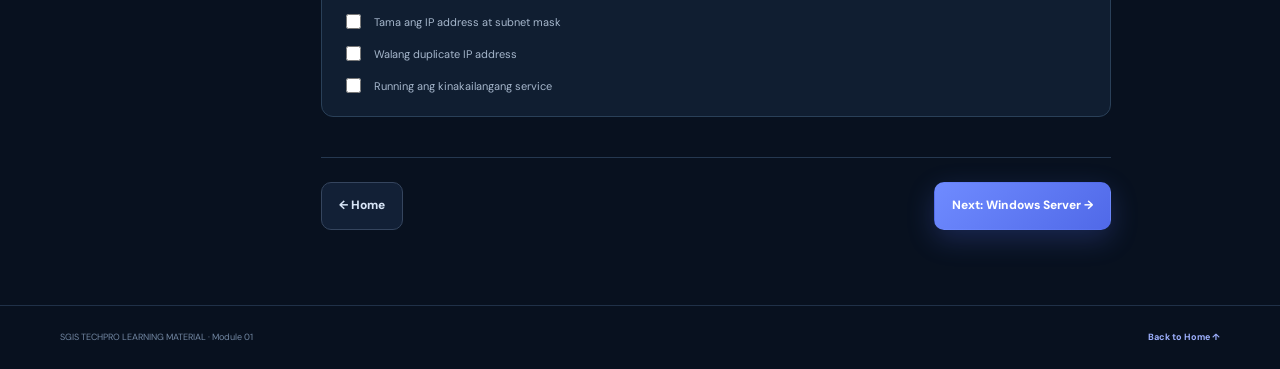
<file: server-client.html>
<!DOCTYPE html><html lang="tl"><head><meta charset="UTF-8"><meta name="viewport" content="width=device-width, initial-scale=1.0"><title>Server & Client | SGIS TECHPRO LEARNING MATERIAL</title><link rel="stylesheet" href="style.css"></head><body><header class="topbar"><a class="brand" href="index.html"><span class="brand-mark">SG<span>+</span></span><span><b>SGIS TECHPRO LEARNING MATERIAL</b><small>COMPUTER SYSTEMS SERVICING</small></span></a><button class="menu-toggle" id="menuBtn">☰</button><nav id="nav"><a href="index.html">Home</a><a class="active" href="server-client.html">Server & Client</a><a href="windows-server.html">Windows Server</a><a href="network-services.html">DNS & DHCP</a><a href="print-server.html">Print Server</a><a href="file-sharing.html">File Sharing</a><a href="troubleshooting.html">Troubleshooting</a><a class="nav-quiz" href="quiz.html">Take Quiz ↗</a></nav></header><main class="lesson-layout wrap"><aside class="lesson-sidebar"><span class="kicker">MODULE 01</span><h3>Server & Client</h3><a href="#overview">Overview</a><a href="#prepare">Preparation</a><a href="#steps">Deployment steps</a><a href="#verify">Verify connection</a><div class="sidebar-tip"><b>Lab tip</b><p>Isulat ang IP plan bago magsimula.</p></div></aside><article class="lesson-content"><div class="lesson-hero"><span class="pill">FOUNDATION • BEGINNER</span><h1>Server & Client Deployment</h1><p>Matutunan ang basic network planning at kung paano nakakonekta ang client computer sa server.</p></div><div class="notice"><b>Learning goal</b><p>Sa dulo ng lesson, maipapaliwanag mo ang role ng server at client at makakapagsagawa ng basic connection checks.</p></div><h2 id="overview">1. Mga pangunahing konsepto</h2><p><b>Server</b> — computer na nagbibigay ng network services o resources. <b>Client</b> — device na gumagamit ng mga resources na iyon.</p><ul><li><b>IP address:</b> address ng device sa network.</li><li><b>Subnet mask:</b> tumutukoy sa network at host portion ng address.</li><li><b>Default gateway:</b> daan papunta sa ibang network, kung kailangan.</li><li><b>DNS:</b> tumutulong hanapin ang host gamit ang pangalan nito.</li><li><b>DHCP:</b> awtomatikong nagbibigay ng network configuration.</li></ul><h2 id="prepare">2. Ihanda ang network</h2><ol><li>Alamin kung aling computer ang server at alin ang client.</li><li>Ikonekta ang devices sa parehong switch/router o isolated lab network.</li><li>Gumawa ng IP plan. Sample lamang: server <code>192.168.10.10</code>, client <code>192.168.10.21</code>, subnet mask <code>255.255.255.0</code>.</li><li>Siguraduhing walang duplicate IP at hindi sumasapaw ang static IP sa DHCP pool.</li></ol><div class="warning"><b>Important:</b> Sample IP addresses lang ang mga ito. I-check muna ang kasalukuyang network settings bago mag-configure.</div><h2 id="steps">3. General deployment steps</h2><ol><li>I-install at i-update ang operating system.</li><li>Gumamit ng madaling makilalang computer names, gaya ng <code>LAB-SERVER</code> at <code>LAB-PC01</code>.</li><li>I-configure ang network adapter ayon sa IP plan.</li><li>I-enable lamang ang services na kailangan ng lab.</li><li>Gumamit ng malakas na password at least-privilege permissions.</li><li>I-configure ang firewall para sa kinakailangang service; huwag itong i-disable nang buo.</li></ol><h2 id="verify">4. Verify connection</h2><p>Sa Windows client, buksan ang Command Prompt:</p><pre><code>ipconfig
ping 192.168.10.10</code></pre><p>Palitan ang sample IP ng aktuwal na server IP. Ang successful ping ay nagpapakita ng reachability, ngunit hindi nito ginagarantiya na gumagana ang lahat ng server services.</p><div class="check-panel"><h3>Quick checklist</h3><label><input type="checkbox"> Tama ang cable o Wi-Fi connection</label><label><input type="checkbox"> Tama ang IP address at subnet mask</label><label><input type="checkbox"> Walang duplicate IP address</label><label><input type="checkbox"> Running ang kinakailangang service</label></div><div class="lesson-nav"><a class="btn btn-ghost" href="index.html">← Home</a><a class="btn btn-primary" href="windows-server.html">Next: Windows Server →</a></div></article></main><footer class="footer"><span>SGIS TECHPRO LEARNING MATERIAL · Module 01</span><a href="index.html">Back to Home ↑</a></footer><script src="script.js"></script></body></html>
</file>
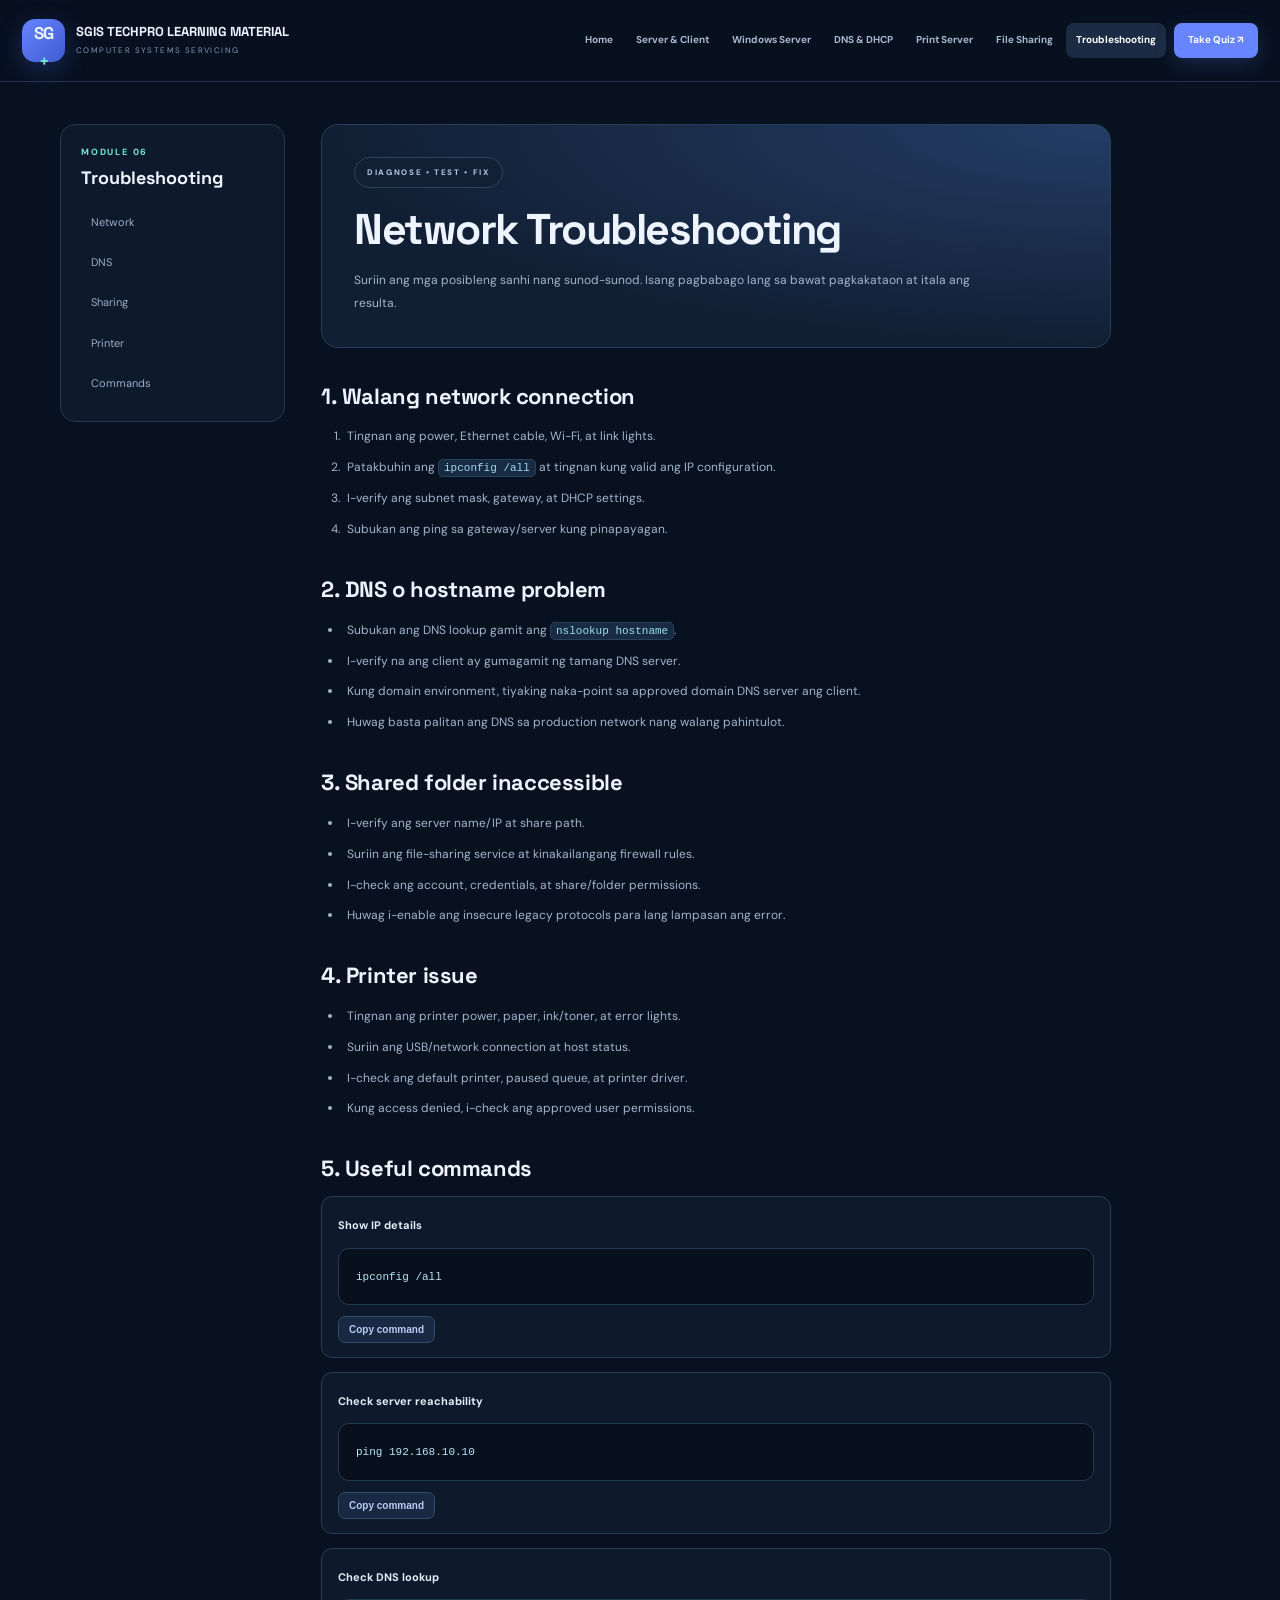
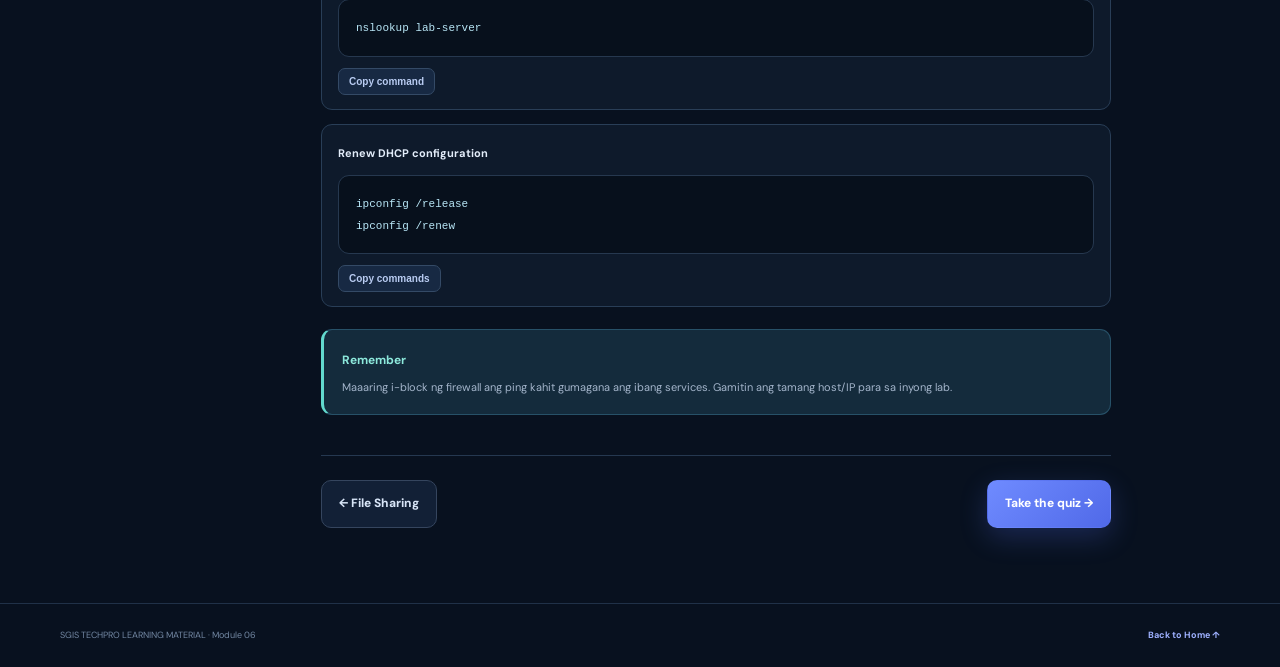
<file: troubleshooting.html>
<!DOCTYPE html><html lang="tl"><head><meta charset="UTF-8"><meta name="viewport" content="width=device-width, initial-scale=1.0"><title>Troubleshooting | SGIS TECHPRO LEARNING MATERIAL</title><link rel="stylesheet" href="style.css"></head><body><header class="topbar"><a class="brand" href="index.html"><span class="brand-mark">SG<span>+</span></span><span><b>SGIS TECHPRO LEARNING MATERIAL</b><small>COMPUTER SYSTEMS SERVICING</small></span></a><button class="menu-toggle" id="menuBtn">☰</button><nav id="nav"><a href="index.html">Home</a><a href="server-client.html">Server & Client</a><a href="windows-server.html">Windows Server</a><a href="network-services.html">DNS & DHCP</a><a href="print-server.html">Print Server</a><a href="file-sharing.html">File Sharing</a><a class="active" href="troubleshooting.html">Troubleshooting</a><a class="nav-quiz" href="quiz.html">Take Quiz ↗</a></nav></header><main class="lesson-layout wrap"><aside class="lesson-sidebar"><span class="kicker">MODULE 06</span><h3>Troubleshooting</h3><a href="#network">Network</a><a href="#dns">DNS</a><a href="#sharing">Sharing</a><a href="#printer">Printer</a><a href="#commands">Commands</a></aside><article class="lesson-content"><div class="lesson-hero"><span class="pill">DIAGNOSE • TEST • FIX</span><h1>Network Troubleshooting</h1><p>Suriin ang mga posibleng sanhi nang sunod-sunod. Isang pagbabago lang sa bawat pagkakataon at itala ang resulta.</p></div><h2 id="network">1. Walang network connection</h2><ol><li>Tingnan ang power, Ethernet cable, Wi-Fi, at link lights.</li><li>Patakbuhin ang <code>ipconfig /all</code> at tingnan kung valid ang IP configuration.</li><li>I-verify ang subnet mask, gateway, at DHCP settings.</li><li>Subukan ang ping sa gateway/server kung pinapayagan.</li></ol><h2 id="dns">2. DNS o hostname problem</h2><ul><li>Subukan ang DNS lookup gamit ang <code>nslookup hostname</code>.</li><li>I-verify na ang client ay gumagamit ng tamang DNS server.</li><li>Kung domain environment, tiyaking naka-point sa approved domain DNS server ang client.</li><li>Huwag basta palitan ang DNS sa production network nang walang pahintulot.</li></ul><h2 id="sharing">3. Shared folder inaccessible</h2><ul><li>I-verify ang server name/IP at share path.</li><li>Suriin ang file-sharing service at kinakailangang firewall rules.</li><li>I-check ang account, credentials, at share/folder permissions.</li><li>Huwag i-enable ang insecure legacy protocols para lang lampasan ang error.</li></ul><h2 id="printer">4. Printer issue</h2><ul><li>Tingnan ang printer power, paper, ink/toner, at error lights.</li><li>Suriin ang USB/network connection at host status.</li><li>I-check ang default printer, paused queue, at printer driver.</li><li>Kung access denied, i-check ang approved user permissions.</li></ul><h2 id="commands">5. Useful commands</h2><div class="command"><b>Show IP details</b><pre><code>ipconfig /all</code></pre><button class="copy-btn" data-copy="ipconfig /all">Copy command</button></div><div class="command"><b>Check server reachability</b><pre><code>ping 192.168.10.10</code></pre><button class="copy-btn" data-copy="ping 192.168.10.10">Copy command</button></div><div class="command"><b>Check DNS lookup</b><pre><code>nslookup lab-server</code></pre><button class="copy-btn" data-copy="nslookup lab-server">Copy command</button></div><div class="command"><b>Renew DHCP configuration</b><pre><code>ipconfig /release
ipconfig /renew</code></pre><button class="copy-btn" data-copy="ipconfig /release&#10;ipconfig /renew">Copy commands</button></div><div class="notice"><b>Remember</b><p>Maaaring i-block ng firewall ang ping kahit gumagana ang ibang services. Gamitin ang tamang host/IP para sa inyong lab.</p></div><div class="lesson-nav"><a class="btn btn-ghost" href="file-sharing.html">← File Sharing</a><a class="btn btn-primary" href="quiz.html">Take the quiz →</a></div></article></main><footer class="footer"><span>SGIS TECHPRO LEARNING MATERIAL · Module 06</span><a href="index.html">Back to Home ↑</a></footer><script src="script.js"></script></body></html>
</file>
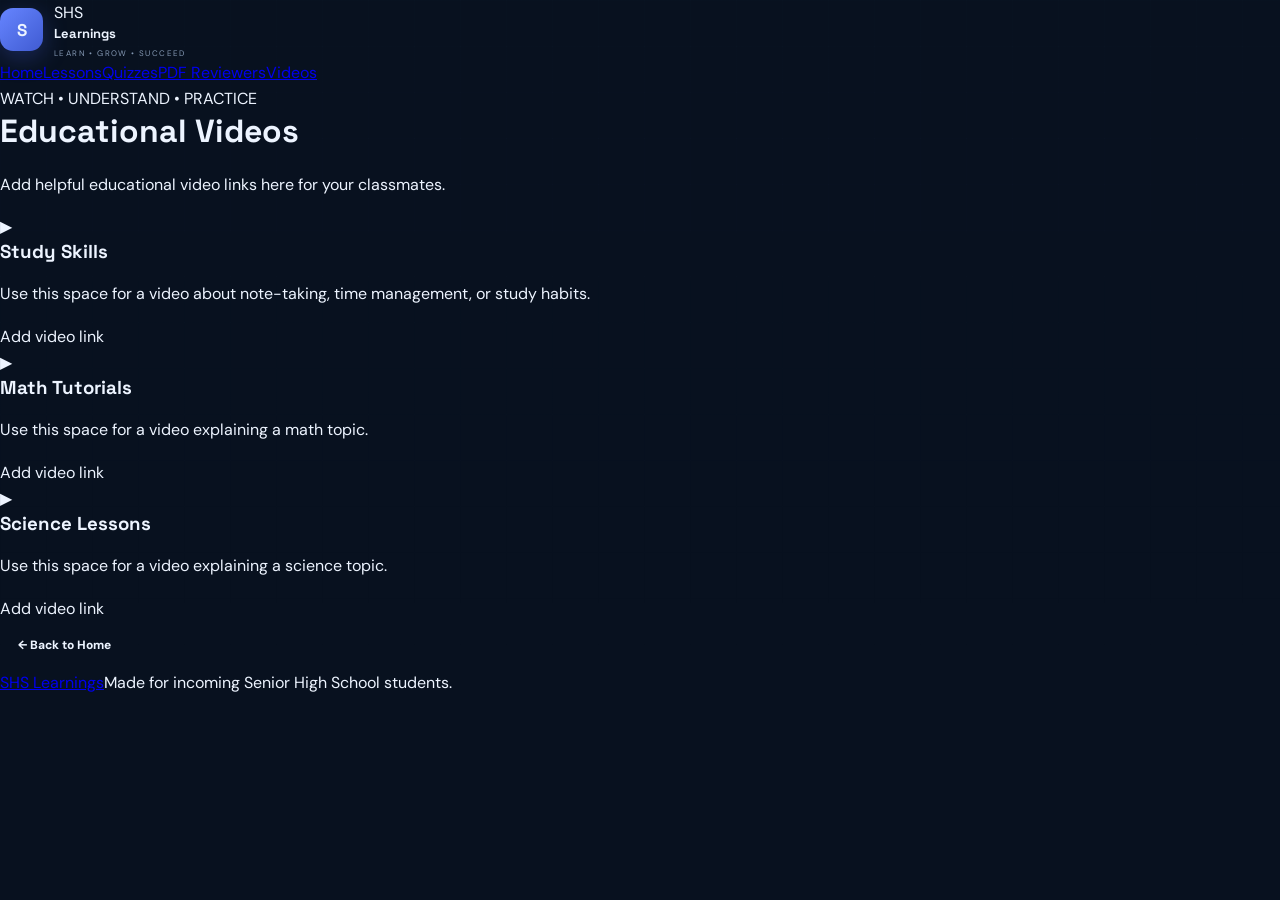
<file: videos.html>
<!doctype html><html lang="en"><head><meta charset="utf-8"><meta name="viewport" content="width=device-width, initial-scale=1"><title>Videos | SHS Learnings</title><link rel="stylesheet" href="style.css"></head><body><header class="site-header"><a class="brand" href="index.html"><span class="brand-mark">S</span><span>SHS <b>Learnings</b><small>LEARN • GROW • SUCCEED</small></span></a><button class="menu-toggle" aria-label="Toggle navigation" aria-expanded="false">☰</button><nav class="nav"><a href="index.html">Home</a><a href="lessons.html">Lessons</a><a href="quizzes.html">Quizzes</a><a href="reviewers.html">PDF Reviewers</a><a class="active" href="videos.html">Videos</a></nav></header><main class="page-main"><span class="eyebrow">WATCH • UNDERSTAND • PRACTICE</span><h1>Educational Videos</h1><p class="page-intro">Add helpful educational video links here for your classmates.</p><div class="cards"><article class="resource-card"><div class="card-icon orange">▶</div><h3>Study Skills</h3><p>Use this space for a video about note-taking, time management, or study habits.</p><span class="tag">Add video link</span></article><article class="resource-card"><div class="card-icon blue">▶</div><h3>Math Tutorials</h3><p>Use this space for a video explaining a math topic.</p><span class="tag">Add video link</span></article><article class="resource-card"><div class="card-icon purple">▶</div><h3>Science Lessons</h3><p>Use this space for a video explaining a science topic.</p><span class="tag">Add video link</span></article></div><a class="btn secondary back-btn" href="index.html">← Back to Home</a></main><footer><a class="footer-brand" href="index.html">SHS Learnings</a><span>Made for incoming Senior High School students.</span></footer><script src="main.js"></script></body></html>
</file>
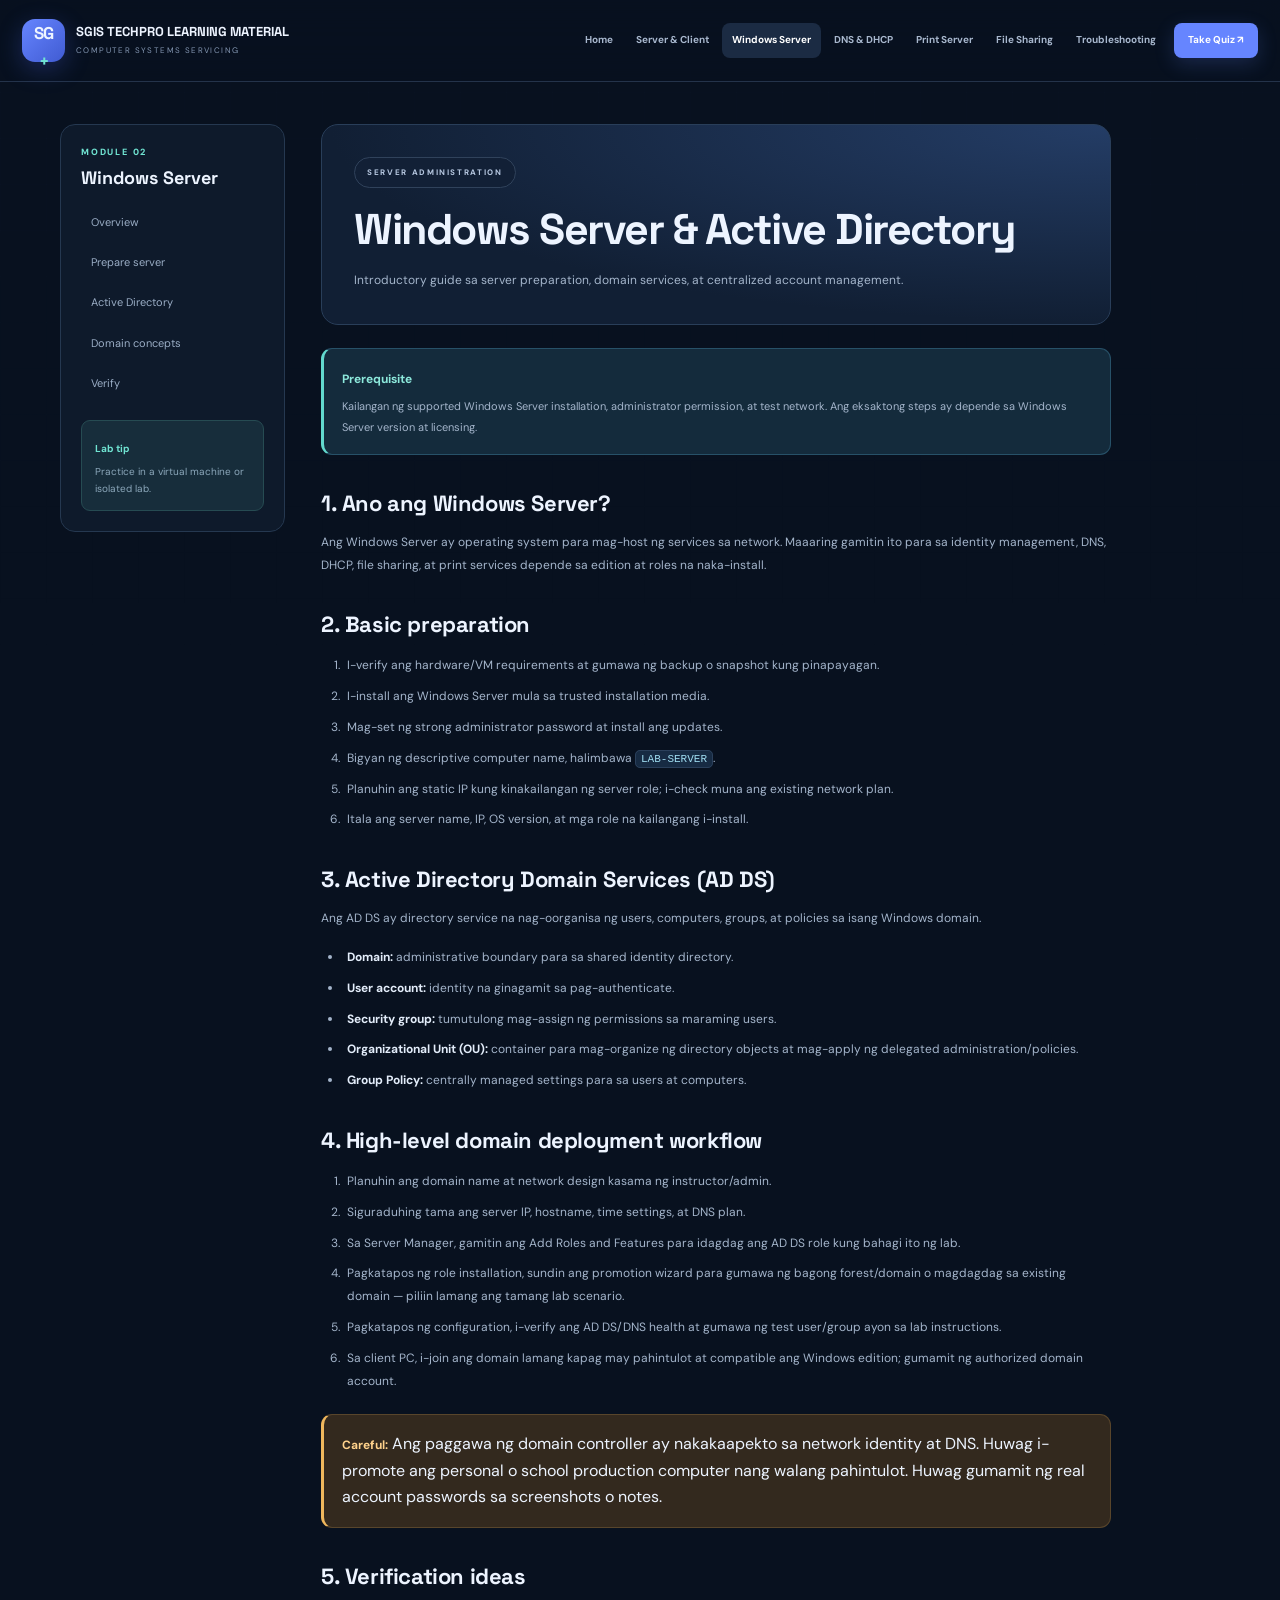
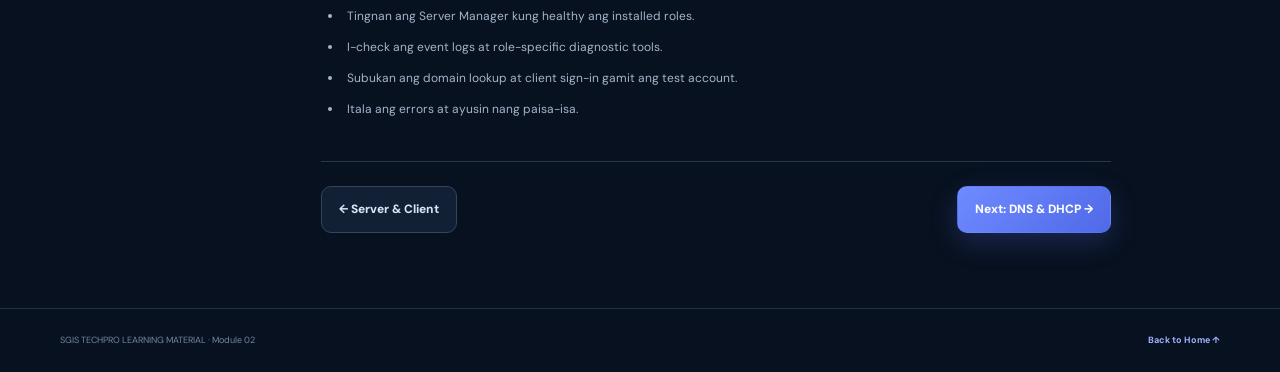
<file: windows-server.html>
<!DOCTYPE html><html lang="tl"><head><meta charset="UTF-8"><meta name="viewport" content="width=device-width, initial-scale=1.0"><title>Windows Server & Active Directory | SGIS TECHPRO LEARNING MATERIAL</title><link rel="stylesheet" href="style.css"></head><body><header class="topbar"><a class="brand" href="index.html"><span class="brand-mark">SG<span>+</span></span><span><b>SGIS TECHPRO LEARNING MATERIAL</b><small>COMPUTER SYSTEMS SERVICING</small></span></a><button class="menu-toggle" id="menuBtn">☰</button><nav id="nav"><a href="index.html">Home</a><a href="server-client.html">Server & Client</a><a class="active" href="windows-server.html">Windows Server</a><a href="network-services.html">DNS & DHCP</a><a href="print-server.html">Print Server</a><a href="file-sharing.html">File Sharing</a><a href="troubleshooting.html">Troubleshooting</a><a class="nav-quiz" href="quiz.html">Take Quiz ↗</a></nav></header><main class="lesson-layout wrap"><aside class="lesson-sidebar"><span class="kicker">MODULE 02</span><h3>Windows Server</h3><a href="#overview">Overview</a><a href="#prepare">Prepare server</a><a href="#ad">Active Directory</a><a href="#domain">Domain concepts</a><a href="#verify">Verify</a><div class="sidebar-tip"><b>Lab tip</b><p>Practice in a virtual machine or isolated lab.</p></div></aside><article class="lesson-content"><div class="lesson-hero"><span class="pill">SERVER ADMINISTRATION</span><h1>Windows Server & Active Directory</h1><p>Introductory guide sa server preparation, domain services, at centralized account management.</p></div><div class="notice"><b>Prerequisite</b><p>Kailangan ng supported Windows Server installation, administrator permission, at test network. Ang eksaktong steps ay depende sa Windows Server version at licensing.</p></div><h2 id="overview">1. Ano ang Windows Server?</h2><p>Ang Windows Server ay operating system para mag-host ng services sa network. Maaaring gamitin ito para sa identity management, DNS, DHCP, file sharing, at print services depende sa edition at roles na naka-install.</p><h2 id="prepare">2. Basic preparation</h2><ol><li>I-verify ang hardware/VM requirements at gumawa ng backup o snapshot kung pinapayagan.</li><li>I-install ang Windows Server mula sa trusted installation media.</li><li>Mag-set ng strong administrator password at install ang updates.</li><li>Bigyan ng descriptive computer name, halimbawa <code>LAB-SERVER</code>.</li><li>Planuhin ang static IP kung kinakailangan ng server role; i-check muna ang existing network plan.</li><li>Itala ang server name, IP, OS version, at mga role na kailangang i-install.</li></ol><h2 id="ad">3. Active Directory Domain Services (AD DS)</h2><p>Ang AD DS ay directory service na nag-oorganisa ng users, computers, groups, at policies sa isang Windows domain.</p><ul><li><b>Domain:</b> administrative boundary para sa shared identity directory.</li><li><b>User account:</b> identity na ginagamit sa pag-authenticate.</li><li><b>Security group:</b> tumutulong mag-assign ng permissions sa maraming users.</li><li><b>Organizational Unit (OU):</b> container para mag-organize ng directory objects at mag-apply ng delegated administration/policies.</li><li><b>Group Policy:</b> centrally managed settings para sa users at computers.</li></ul><h2 id="domain">4. High-level domain deployment workflow</h2><ol><li>Planuhin ang domain name at network design kasama ng instructor/admin.</li><li>Siguraduhing tama ang server IP, hostname, time settings, at DNS plan.</li><li>Sa Server Manager, gamitin ang Add Roles and Features para idagdag ang AD DS role kung bahagi ito ng lab.</li><li>Pagkatapos ng role installation, sundin ang promotion wizard para gumawa ng bagong forest/domain o magdagdag sa existing domain — piliin lamang ang tamang lab scenario.</li><li>Pagkatapos ng configuration, i-verify ang AD DS/DNS health at gumawa ng test user/group ayon sa lab instructions.</li><li>Sa client PC, i-join ang domain lamang kapag may pahintulot at compatible ang Windows edition; gumamit ng authorized domain account.</li></ol><div class="warning"><b>Careful:</b> Ang paggawa ng domain controller ay nakakaapekto sa network identity at DNS. Huwag i-promote ang personal o school production computer nang walang pahintulot. Huwag gumamit ng real account passwords sa screenshots o notes.</div><h2 id="verify">5. Verification ideas</h2><ul><li>Tingnan ang Server Manager kung healthy ang installed roles.</li><li>I-check ang event logs at role-specific diagnostic tools.</li><li>Subukan ang domain lookup at client sign-in gamit ang test account.</li><li>Itala ang errors at ayusin nang paisa-isa.</li></ul><div class="lesson-nav"><a class="btn btn-ghost" href="server-client.html">← Server & Client</a><a class="btn btn-primary" href="network-services.html">Next: DNS & DHCP →</a></div></article></main><footer class="footer"><span>SGIS TECHPRO LEARNING MATERIAL · Module 02</span><a href="index.html">Back to Home ↑</a></footer><script src="script.js"></script></body></html>
</file>
<file: style.css>
@import url('https://fonts.googleapis.com/css2?family=DM+Sans:wght@400;500;600;700&family=Space+Grotesk:wght@400;500;600;700&display=swap');
:root{--bg:#08111f;--panel:#101d30;--panel2:#14243a;--text:#edf4ff;--muted:#9baec5;--line:#25364d;--blue:#6685ff;--cyan:#70e4d2;--green:#57d9a5;--shadow:0 22px 70px #0003}
*{box-sizing:border-box}html{scroll-behavior:smooth;scroll-padding-top:110px}body{margin:0;background:var(--bg);color:var(--text);font-family:'DM Sans',Arial,sans-serif;line-height:1.65;overflow-x:hidden}body:before{content:"";position:fixed;inset:0;pointer-events:none;opacity:.17;background-image:linear-gradient(#45608022 1px,transparent 1px),linear-gradient(90deg,#45608022 1px,transparent 1px);background-size:46px 46px;mask-image:linear-gradient(to bottom,black,transparent 80%);z-index:-2}.ambient{position:absolute;width:420px;height:420px;border-radius:50%;filter:blur(100px);opacity:.14;pointer-events:none;z-index:-1}.ambient-one{background:#3f66ff;top:30px;left:-170px}.ambient-two{background:#15d8b1;top:380px;right:-210px}.wrap{width:min(1160px,calc(100% - 44px));margin-inline:auto}.topbar{min-height:82px;padding:13px max(calc((100vw - 1240px)/2),22px);display:flex;align-items:center;justify-content:space-between;gap:24px;border-bottom:1px solid #24334a;background:#08111feF;backdrop-filter:blur(18px);position:sticky;top:0;z-index:20}.brand{display:flex;align-items:center;gap:11px;text-decoration:none;color:var(--text);white-space:nowrap}.brand-mark{width:43px;height:43px;display:grid;place-items:center;background:linear-gradient(135deg,#6685ff,#405bd2);border-radius:13px;font-family:'Space Grotesk',sans-serif;font-weight:800;letter-spacing:-1px;font-size:17px;box-shadow:0 7px 24px #4e6eff44}.brand-mark span{color:var(--cyan)}.brand b{display:block;font-family:'Space Grotesk',sans-serif;font-size:13px;line-height:1.25;white-space:normal;max-width:220px}.brand small{display:block;font-size:8px;letter-spacing:1.4px;color:#8498b3;margin-top:4px}.topbar nav{display:flex;align-items:center;gap:3px}.topbar nav a{padding:9px 10px;border-radius:8px;text-decoration:none;color:#a8b8ce;font-size:10px;font-weight:700;white-space:nowrap;transition:.2s}.topbar nav a:hover,.topbar nav a.active{color:#fff;background:#1b2b43}.topbar nav a.nav-quiz{background:var(--blue);color:white;padding-inline:14px;margin-left:5px;box-shadow:0 6px 20px #6685ff33}.menu-toggle{display:none;border:1px solid var(--line);border-radius:9px;background:var(--panel);color:white;font-size:21px;padding:6px 12px}.hero{min-height:590px;display:grid;grid-template-columns:1fr .95fr;align-items:center;gap:52px;padding-top:62px;padding-bottom:65px}.pill{display:inline-flex;align-items:center;gap:9px;font-size:9px;font-weight:800;letter-spacing:1.65px;border:1px solid #30425b;color:#b5c6df;border-radius:100px;padding:8px 12px;background:#122036}.pulse{width:7px;height:7px;border-radius:50%;background:var(--green);box-shadow:0 0 12px var(--green)}h1,h2,h3{font-family:'Space Grotesk',sans-serif;line-height:1.18;margin-top:0}.hero h1{font-size:clamp(40px,5vw,65px);letter-spacing:-2.7px;margin:23px 0 20px}.hero h1 span,.quiz-heading h1 span{background:linear-gradient(90deg,#78e6d4,#7e9bff);background-clip:text;-webkit-background-clip:text;color:transparent}.hero-lead{max-width:560px;color:#a7b8ce;font-size:15px;line-height:1.85}.hero-actions{display:flex;gap:12px;flex-wrap:wrap;margin:29px 0 25px}.btn{display:inline-flex;align-items:center;justify-content:center;gap:15px;text-decoration:none;border:1px solid transparent;border-radius:10px;padding:13px 17px;font-family:'DM Sans',sans-serif;font-size:12px;font-weight:800;cursor:pointer;transition:transform .2s,box-shadow .2s,background .2s;color:var(--text)}.btn:hover{transform:translateY(-3px)}.btn-primary{background:linear-gradient(135deg,#6f8bff,#5069e8);box-shadow:0 9px 28px #5c76ff3b;color:white}.btn-primary:hover{box-shadow:0 13px 32px #5c76ff65}.btn-ghost{border-color:#35455e;background:#122036;color:#d8e5f7}.btn-ghost:hover{background:#1b2d47}.btn-light{background:#e9fffa;color:#112438;white-space:nowrap}.play{display:grid;place-items:center;width:21px;height:21px;border:1px solid #60748f;border-radius:50%;font-size:12px}.hero-proof{display:flex;align-items:center;gap:12px;color:#8ea2bc;font-size:10px}.hero-proof b{color:var(--cyan);padding:0 4px}.avatar-stack{display:flex}.avatar-stack span{display:grid;place-items:center;width:27px;height:27px;margin-right:-6px;border:2px solid var(--bg);border-radius:50%;background:#243a59;color:#b7d3ff;font-size:8px;font-weight:800}.avatar-stack span:nth-child(2){background:#31535d;color:#9df6df}.avatar-stack span:nth-child(3){background:#433b6c;color:#d3c4ff}.hero-visual{position:relative;min-height:420px;border:1px solid #2b4058;border-radius:26px;overflow:hidden;background:radial-gradient(ellipse at 50% 44%,#1c3653 0,#101e32 50%,#0b1525 100%);box-shadow:var(--shadow)}.visual-grid{position:absolute;inset:0;background-image:linear-gradient(#6f8eb017 1px,transparent 1px),linear-gradient(90deg,#6f8eb017 1px,transparent 1px);background-size:32px 32px;mask-image:radial-gradient(ellipse at center,black,transparent 80%)}.visual-label{position:absolute;top:18px;left:20px;right:20px;display:flex;align-items:center;gap:8px;font-size:8px;letter-spacing:1.4px;color:#8da4c0}.visual-label b{margin-left:auto;color:#72e4b4;font-size:8px}.dot{width:6px;height:6px;border-radius:50%}.green{background:#60e5ae;box-shadow:0 0 12px #60e5ae}.server-tower{position:absolute;width:205px;top:83px;left:50%;transform:translateX(-50%);padding:12px;border:1px solid #4a6686;border-radius:13px;background:linear-gradient(135deg,#1e3450,#122137);box-shadow:0 20px 55px #0005}.tower-top{display:flex;justify-content:space-between;color:#94abc6;font-size:8px;letter-spacing:1px;padding:3px 4px 12px}.tower-slot{height:49px;margin:7px 0;border:1px solid #2e4663;border-radius:7px;background:#0c1a2b;display:flex;align-items:center;gap:9px;padding:0 11px;color:#a3b8d2;font-size:8px}.tower-slot i{width:7px;height:7px;background:var(--cyan);border-radius:50%;box-shadow:0 0 10px var(--cyan)}.tower-slot b{margin-left:auto;color:#5e7693;font-size:10px}.tower-foot{font-size:7px;letter-spacing:1px;color:#738ba8;padding:8px 3px 0}.tower-foot span{color:var(--green)}.floating-card{position:absolute;display:flex;align-items:center;gap:9px;padding:11px 12px;background:#152941ed;border:1px solid #38516d;border-radius:11px;box-shadow:0 12px 30px #0003;backdrop-filter:blur(10px)}.card-ip{top:157px;left:12px}.card-client{right:10px;bottom:76px}.mini-icon{display:grid;place-items:center;width:30px;height:30px;border-radius:8px;background:#314b7a;color:#9bb7ff;font-weight:800}.mini-icon.cyan{background:#174a4b;color:#7cead8}.floating-card small{display:block;color:#7f96b4;font-size:7px;letter-spacing:1px}.floating-card b{display:block;color:#e3edfb;font-size:10px;margin-top:3px}.status-tag{font-size:7px;color:#a9c3e5;border:1px solid #3c5472;padding:3px 5px;border-radius:4px}.signal{color:var(--cyan);font-size:15px;letter-spacing:1px}.connection{position:absolute;border:1px dashed #5c9fbd77;border-radius:50%;pointer-events:none}.connection-a{width:260px;height:260px;left:calc(50% - 130px);top:75px}.connection-b{width:330px;height:330px;left:calc(50% - 165px);top:40px;border-color:#6a86cb33}.stats{display:grid;grid-template-columns:repeat(4,1fr);padding:23px 0;border-top:1px solid #203148;border-bottom:1px solid #203148}.stats div{padding:6px 25px;border-right:1px solid #203148;display:flex;flex-direction:column;gap:3px}.stats div:first-child{padding-left:0}.stats div:last-child{border:0}.stats strong{font-family:'Space Grotesk',sans-serif;font-size:25px;color:#e8f1ff}.stats span{font-size:10px;color:#8195b0}.section{padding-top:90px;padding-bottom:92px}.section-head{display:flex;justify-content:space-between;align-items:end;gap:25px;margin-bottom:30px}.kicker{font-size:9px;font-weight:800;letter-spacing:1.8px;color:var(--cyan)}.section-head h2{font-size:35px;letter-spacing:-1px;margin:9px 0}.section-head h2 span{color:#8299ff}.section-head p{font-size:12px;color:#8fa2bc;margin:0}.text-link{font-size:11px;font-weight:800;color:#aabaff;text-decoration:none;white-space:nowrap;padding-bottom:5px}.text-link span{color:var(--cyan);margin-left:5px}.module-grid{display:grid;grid-template-columns:repeat(3,1fr);gap:17px}.module-card{display:flex;flex-direction:column;min-height:250px;padding:22px;border:1px solid #253850;border-radius:16px;background:linear-gradient(145deg,#122137,#0d192a);text-decoration:none;color:var(--text);transition:.22s;position:relative;overflow:hidden}.module-card:hover{transform:translateY(-5px);border-color:#5b75c9;box-shadow:0 18px 40px #0003}.module-top{display:flex;align-items:center;justify-content:space-between;margin-bottom:22px}.module-icon{width:43px;height:43px;display:grid;place-items:center;border-radius:12px;font-family:'Space Grotesk',sans-serif;font-weight:700;font-size:13px}.module-icon.blue{background:#233666;color:#9db3ff}.module-icon.violet{background:#382a57;color:#d2b7ff}.module-icon.mint{background:#163f3c;color:#81e9d5}.module-icon.orange{background:#49331f;color:#ffc58b}.module-icon.pink{background:#48273e;color:#ffadd7}.module-icon.gold{background:#443c20;color:#f8df8d}.module-icon.white{background:#e7fff9;color:#16344a}.arrow{color:#7188a6;font-size:20px;transition:.2s}.module-card:hover .arrow{color:var(--cyan);transform:translate(2px,-2px)}.module-type{font-size:8px;font-weight:800;letter-spacing:1.4px;color:#8298b4}.module-card h3{font-size:18px;margin:8px 0 10px;letter-spacing:-.3px}.module-card p{font-size:11px;line-height:1.8;color:#8ea1ba;margin:0 0 18px}.module-bottom{display:flex;justify-content:space-between;align-items:center;margin-top:auto;font-size:9px;color:#7f94b1}.progress-line{height:4px;width:70px;border-radius:20px;background:#25354a;overflow:hidden}.progress-line i{display:block;height:100%;border-radius:20px;background:linear-gradient(90deg,#6e8aff,#70e4d2)}.featured-card{background:linear-gradient(140deg,#314b9d,#1a2c56);border-color:#4d67b6}.featured-card:before{content:"";position:absolute;width:180px;height:180px;right:-65px;top:-70px;border-radius:50%;background:#86a0ff22}.featured-card .module-type,.featured-card p,.featured-card .module-bottom{color:#c0d0f5}.quiz-stars{color:#d8f9f1;letter-spacing:3px}.safety-band{background:linear-gradient(110deg,#11253a,#123b43);border-top:1px solid #234f5a;border-bottom:1px solid #234f5a}.safety-inner{display:flex;align-items:center;gap:22px;padding-top:33px;padding-bottom:33px}.safety-symbol{flex:0 0 47px;width:47px;height:47px;display:grid;place-items:center;border-radius:13px;background:#1c504d;color:#82f0d6;font-size:23px}.safety-inner>div:nth-child(2){flex:1}.safety-inner h2{font-size:20px;margin:6px 0}.safety-inner p{font-size:11px;max-width:700px;color:#9eb6c9;margin:0}.footer{display:flex;align-items:center;justify-content:space-between;gap:20px;padding:24px max(calc((100vw - 1160px)/2),22px);border-top:1px solid #203148;color:#7287a2;font-size:9px}.footer a:last-child{color:#9eb1ff;text-decoration:none;font-weight:700}.footer-brand .brand-mark{width:35px;height:35px;border-radius:10px;font-size:14px}.footer-brand b{font-size:11px;max-width:220px}.footer-brand small{font-size:7px}
.lesson-layout{display:grid;grid-template-columns:225px minmax(0,790px);gap:36px;align-items:start;padding-top:42px;padding-bottom:75px}.lesson-sidebar{position:sticky;top:105px;display:flex;flex-direction:column;gap:4px;border:1px solid #253850;background:#0e1a2b;border-radius:15px;padding:20px}.lesson-sidebar h3{font-size:18px;margin:3px 0 12px}.lesson-sidebar>a{padding:9px 10px;border-radius:8px;color:#9aadc5;text-decoration:none;font-size:11px}.lesson-sidebar>a:hover{background:#1b2d46;color:#dce8ff}.sidebar-tip{margin-top:15px;padding:13px;border-radius:9px;background:#172d3b;border:1px solid #264b52}.sidebar-tip b{font-size:10px;color:var(--cyan)}.sidebar-tip p{font-size:10px;color:#8ca8bb;margin:4px 0 0}.lesson-content{min-width:0}.lesson-hero{padding:32px;border:1px solid #293e59;border-radius:17px;background:radial-gradient(ellipse at top right,#243d66,#111f34 70%);margin-bottom:23px}.lesson-hero h1{font-size:clamp(30px,4vw,43px);letter-spacing:-1.5px;margin:17px 0 13px}.lesson-hero p{font-size:13px;color:#a6b8ce;margin:0;max-width:650px}.lesson-content h2{font-size:22px;letter-spacing:-.4px;margin:36px 0 14px;scroll-margin-top:110px}.lesson-content h3{font-size:15px}.lesson-content p,.lesson-content li{font-size:12px;color:#a4b5cb;line-height:1.9}.lesson-content b{color:#e3edfa}.lesson-content ul,.lesson-content ol{padding-left:22px}.lesson-content li{padding-left:4px;margin:8px 0}.lesson-content code{font-family:Consolas,monospace;color:#9fdcf0;background:#172b43;border:1px solid #2b405b;border-radius:5px;padding:2px 5px;font-size:11px}.lesson-content pre{white-space:pre-wrap;overflow:auto;background:#07101c;border:1px solid #26384f;border-radius:11px;padding:17px;color:#b8e6f6}.lesson-content pre code{background:transparent;border:0;padding:0;color:#b8e6f6}.notice,.warning{padding:16px 18px;margin:22px 0;border-radius:11px;background:#142b3c;border:1px solid #275168;border-left:3px solid #62d9ce}.notice b,.warning b{font-size:12px;color:#8de9dc}.notice p,.warning p{margin:5px 0 0;font-size:11px}.warning{background:#33291e;border-color:#58452b;border-left-color:#efb75d}.warning b{color:#ffd28c}.lesson-content .pill{font-size:8px}.check-panel{display:grid;gap:11px;border:1px solid #2a4058;background:#101e31;border-radius:12px;padding:20px;margin:24px 0}.check-panel h3{margin:0 0 5px}.check-panel label{font-size:11px;color:#a6b7cc;display:flex;gap:10px;align-items:center}.check-panel input{accent-color:#6f8bff;width:15px;height:15px}.lesson-nav{display:flex;justify-content:space-between;gap:12px;margin-top:40px;padding-top:24px;border-top:1px solid #253850}.flow-grid{display:grid;grid-template-columns:repeat(4,1fr);gap:10px;margin:23px 0}.flow-grid div{padding:14px 12px;border:1px solid #2a4058;border-radius:10px;background:#101e31}.flow-grid span{display:block;color:var(--cyan);font-size:10px;font-weight:800;margin-bottom:13px}.flow-grid b{display:block;font-size:12px}.flow-grid small{display:block;font-size:9px;color:#8ea2bb;line-height:1.6;margin-top:6px}.permission-grid{display:grid;grid-template-columns:repeat(3,1fr);gap:11px;margin:20px 0}.permission-grid>div{padding:15px;border:1px solid #2a4058;border-radius:11px;background:#101e31}.permission-grid h3{margin:11px 0 5px}.permission-grid p{font-size:10px;margin:0}.permission-tag{display:inline-block;border-radius:5px;padding:4px 7px;font-size:8px;font-weight:800;letter-spacing:1px}.permission-tag.read{background:#193f3a;color:#8fe7cb}.permission-tag.modify{background:#2a3562;color:#b4c2ff}.permission-tag.full{background:#49311e;color:#ffd09b}.command{border:1px solid #293e57;border-radius:11px;padding:14px 16px;margin:14px 0;background:#0e1a2b}.command>b{font-size:11px}.command pre{margin:10px 0}.copy-btn{border:1px solid #344a66;background:#172943;color:#b9ccf2;border-radius:7px;padding:7px 10px;font-size:10px;font-weight:700;cursor:pointer}.copy-btn:hover{background:#243c5d}.quiz-wrap{max-width:840px;padding-top:55px;padding-bottom:80px}.quiz-heading{text-align:center;margin-bottom:35px}.quiz-heading h1{font-size:clamp(38px,6vw,54px);letter-spacing:-2px;margin:18px 0 13px}.quiz-heading p{font-size:12px;color:#9aadc5;max-width:560px;margin:0 auto}.quiz-progress{max-width:430px;margin:27px auto 0;text-align:left;color:#8198b5;font-size:10px}.progress-track{height:5px;border-radius:10px;background:#1d2e45;margin-top:8px;overflow:hidden}.progress-track i{display:block;height:100%;width:0;background:linear-gradient(90deg,#6885ff,#70e4d2);transition:width .2s}.question{padding:22px 24px;margin:14px 0;border:1px solid #263a52;background:linear-gradient(140deg,#122137,#0d1929);border-radius:14px}.question-num{font-size:8px;letter-spacing:1.6px;font-weight:800;color:#81a0ff}.question h3{font-size:16px;margin:10px 0 14px}.question label{display:flex;gap:10px;align-items:flex-start;padding:10px 11px;margin:5px 0;border:1px solid transparent;border-radius:8px;font-size:11px;color:#a6b8ce;cursor:pointer;transition:.15s}.question label:hover{background:#172a42;border-color:#304761}.question input{accent-color:#738eff;margin-top:3px}.quiz-actions{display:flex;gap:10px;margin-top:22px}.result{margin-top:20px;border-radius:12px;padding:18px;border:1px solid transparent}.result:empty{display:none}.result strong{font-family:'Space Grotesk',sans-serif;font-size:22px}.result p{font-size:12px;margin:5px 0 0}.result.good{background:#12352f;border-color:#246a5c;color:#9bf0d1}.result.try{background:#382b1d;border-color:#6b4a27;color:#ffda9a}
@media(max-width:1150px){.topbar{padding-inline:22px}.topbar nav a{font-size:9px;padding:8px 7px}.hero{gap:28px}.hero h1{font-size:52px}}
@media(max-width:950px){.menu-toggle{display:block}.topbar{flex-wrap:wrap}.topbar nav{display:none;width:100%;flex-wrap:wrap;padding:9px 0 5px}.topbar nav.open{display:flex}.topbar nav a{font-size:11px;padding:9px 10px}.topbar nav a.nav-quiz{margin-left:0}.hero{grid-template-columns:1fr;padding-top:50px}.hero-content{max-width:690px}.hero-visual{min-height:420px}.module-grid{grid-template-columns:repeat(2,1fr)}.lesson-layout{grid-template-columns:1fr;gap:22px}.lesson-sidebar{position:static;display:flex;flex-direction:row;flex-wrap:wrap;align-items:center}.lesson-sidebar .kicker,.lesson-sidebar h3{width:100%}.lesson-sidebar>a{padding:7px 9px}.sidebar-tip{display:none}.safety-inner{flex-wrap:wrap}.safety-inner>div:nth-child(2){min-width:70%}.safety-inner .btn{margin-left:69px}.footer{flex-wrap:wrap}.footer>span{max-width:55%}}
@media(max-width:600px){.wrap{width:calc(100% - 32px)}.topbar{padding:11px 16px}.brand-mark{width:38px;height:38px}.brand b{font-size:11px;max-width:190px}.brand small{font-size:7px;letter-spacing:1px}.topbar nav{gap:3px}.topbar nav a{font-size:10px}.hero{padding-top:40px;padding-bottom:42px;gap:30px}.hero h1{font-size:43px;letter-spacing:-1.8px}.hero-lead{font-size:13px}.hero-actions{gap:8px}.btn{padding:12px 13px;font-size:11px}.hero-visual{min-height:365px}.server-tower{top:78px;width:184px}.card-ip{top:157px;left:7px;transform:scale(.85);transform-origin:left center}.card-client{right:5px;bottom:55px;transform:scale(.85);transform-origin:right center}.stats{grid-template-columns:repeat(2,1fr);gap:12px;padding:20px 0}.stats div{padding:7px 13px;border-right:0}.stats div:first-child{padding-left:13px}.stats div:nth-child(odd){border-right:1px solid #203148}.stats strong{font-size:22px}.section{padding-top:60px;padding-bottom:60px}.section-head{display:block}.section-head h2{font-size:30px}.section-head .text-link{display:inline-block;margin-top:15px}.module-grid{grid-template-columns:1fr}.module-card{min-height:220px}.safety-inner{gap:14px;padding-top:25px;padding-bottom:25px}.safety-inner>div:nth-child(2){min-width:0;flex:1}.safety-inner h2{font-size:17px}.safety-inner p{font-size:10px}.safety-inner .btn{margin-left:61px}.footer{padding:20px 16px;gap:12px}.footer>span{max-width:none;width:100%}.lesson-layout{padding-top:22px;padding-bottom:50px}.lesson-sidebar{gap:3px;padding:15px}.lesson-sidebar>a{font-size:10px}.lesson-hero{padding:23px 20px}.lesson-hero h1{font-size:31px}.lesson-content h2{font-size:20px}.lesson-content p,.lesson-content li{font-size:11px}.lesson-nav{flex-direction:column}.lesson-nav .btn{width:100%}.flow-grid{grid-template-columns:repeat(2,1fr)}.permission-grid{grid-template-columns:1fr}.quiz-wrap{padding-top:38px;padding-bottom:55px}.quiz-heading h1{font-size:39px}.question{padding:18px 15px}.quiz-actions{flex-direction:column}.quiz-actions .btn{width:100%}}
</file>
